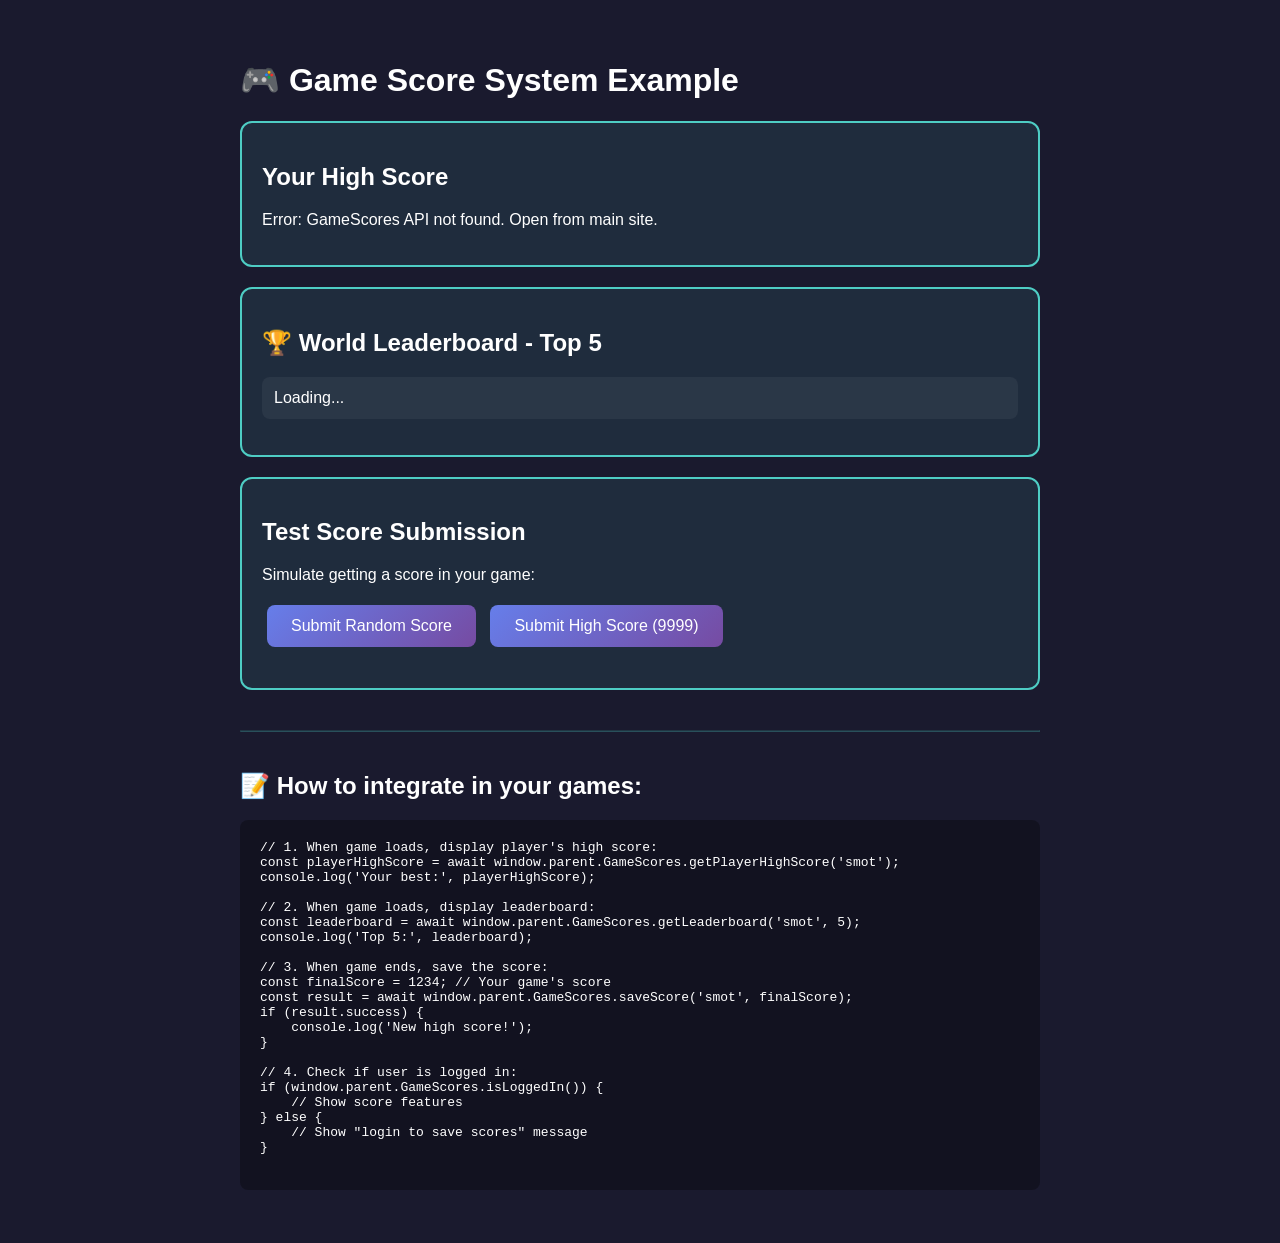
<file: score-example.html>
<!DOCTYPE html>
<html lang="en">
<head>
    <meta charset="UTF-8">
    <meta name="viewport" content="width=device-width, initial-scale=1.0">
    <title>Score System Example</title>
    <style>
        body {
            font-family: Arial, sans-serif;
            background: #1a1a2e;
            color: white;
            padding: 40px;
            max-width: 800px;
            margin: 0 auto;
        }
        .score-box {
            background: rgba(78, 205, 196, 0.1);
            border: 2px solid #4ecdc4;
            border-radius: 12px;
            padding: 20px;
            margin: 20px 0;
        }
        button {
            background: linear-gradient(135deg, #667eea 0%, #764ba2 100%);
            color: white;
            border: none;
            padding: 12px 24px;
            border-radius: 8px;
            cursor: pointer;
            font-size: 16px;
            margin: 5px;
        }
        button:hover {
            transform: translateY(-2px);
        }
        .leaderboard {
            list-style: none;
            padding: 0;
        }
        .leaderboard li {
            background: rgba(255, 255, 255, 0.05);
            padding: 12px;
            margin: 8px 0;
            border-radius: 8px;
            display: flex;
            justify-content: space-between;
        }
        .rank {
            color: #4ecdc4;
            font-weight: bold;
            margin-right: 10px;
        }
    </style>
</head>
<body>
    <h1>🎮 Game Score System Example</h1>
    
    <div class="score-box">
        <h2>Your High Score</h2>
        <p id="playerScore">Loading...</p>
    </div>

    <div class="score-box">
        <h2>🏆 World Leaderboard - Top 5</h2>
        <ul class="leaderboard" id="leaderboard">
            <li>Loading...</li>
        </ul>
    </div>

    <div class="score-box">
        <h2>Test Score Submission</h2>
        <p>Simulate getting a score in your game:</p>
        <button onclick="submitRandomScore()">Submit Random Score</button>
        <button onclick="submitHighScore()">Submit High Score (9999)</button>
        <p id="result"></p>
    </div>

    <script>
        const GAME_ID = 'smot'; // Change this to match your game

        // Load scores when page loads
        async function loadScores() {
            if (!window.parent.GameScores) {
                document.getElementById('playerScore').textContent = 'Error: GameScores API not found. Open from main site.';
                return;
            }

            // Get player's high score
            const playerHighScore = await window.parent.GameScores.getPlayerHighScore(GAME_ID);
            document.getElementById('playerScore').textContent = 
                playerHighScore !== null ? `${playerHighScore} points` : 'No score yet - play to set your first score!';

            // Get leaderboard
            const leaderboard = await window.parent.GameScores.getLeaderboard(GAME_ID, 5);
            const leaderboardEl = document.getElementById('leaderboard');
            
            if (leaderboard.length === 0) {
                leaderboardEl.innerHTML = '<li>No scores yet - be the first!</li>';
            } else {
                leaderboardEl.innerHTML = leaderboard.map((entry, index) => `
                    <li>
                        <span><span class="rank">#${index + 1}</span>${entry.playerName}</span>
                        <strong>${entry.score} pts</strong>
                    </li>
                `).join('');
            }
        }

        // Example: Submit a random score
        async function submitRandomScore() {
            if (!window.parent.GameScores) {
                alert('GameScores API not available');
                return;
            }

            if (!window.parent.GameScores.isLoggedIn()) {
                alert('Please login first!');
                return;
            }

            const score = Math.floor(Math.random() * 1000);
            const result = await window.parent.GameScores.saveScore(GAME_ID, score);
            
            if (result.success) {
                document.getElementById('result').textContent = `✅ New high score saved: ${score}!`;
                document.getElementById('result').style.color = '#4ecdc4';
                loadScores(); // Reload to show updated scores
            } else {
                document.getElementById('result').textContent = `❌ ${result.message || result.error}`;
                document.getElementById('result').style.color = '#ff6b6b';
            }
        }

        // Example: Submit a very high score
        async function submitHighScore() {
            if (!window.parent.GameScores) {
                alert('GameScores API not available');
                return;
            }

            if (!window.parent.GameScores.isLoggedIn()) {
                alert('Please login first!');
                return;
            }

            const score = 9999;
            const result = await window.parent.GameScores.saveScore(GAME_ID, score);
            
            if (result.success) {
                document.getElementById('result').textContent = `✅ New high score saved: ${score}!`;
                document.getElementById('result').style.color = '#4ecdc4';
                loadScores();
            } else {
                document.getElementById('result').textContent = `❌ ${result.message || result.error}`;
                document.getElementById('result').style.color = '#ff6b6b';
            }
        }

        // Load scores on page load
        window.addEventListener('load', loadScores);
    </script>

    <hr style="margin: 40px 0; border-color: rgba(78, 205, 196, 0.3);">
    
    <h2>📝 How to integrate in your games:</h2>
    <pre style="background: rgba(0,0,0,0.3); padding: 20px; border-radius: 8px; overflow-x: auto;">
// 1. When game loads, display player's high score:
const playerHighScore = await window.parent.GameScores.getPlayerHighScore('smot');
console.log('Your best:', playerHighScore);

// 2. When game loads, display leaderboard:
const leaderboard = await window.parent.GameScores.getLeaderboard('smot', 5);
console.log('Top 5:', leaderboard);

// 3. When game ends, save the score:
const finalScore = 1234; // Your game's score
const result = await window.parent.GameScores.saveScore('smot', finalScore);
if (result.success) {
    console.log('New high score!');
}

// 4. Check if user is logged in:
if (window.parent.GameScores.isLoggedIn()) {
    // Show score features
} else {
    // Show "login to save scores" message
}
    </pre>
</body>
</html>
</file>
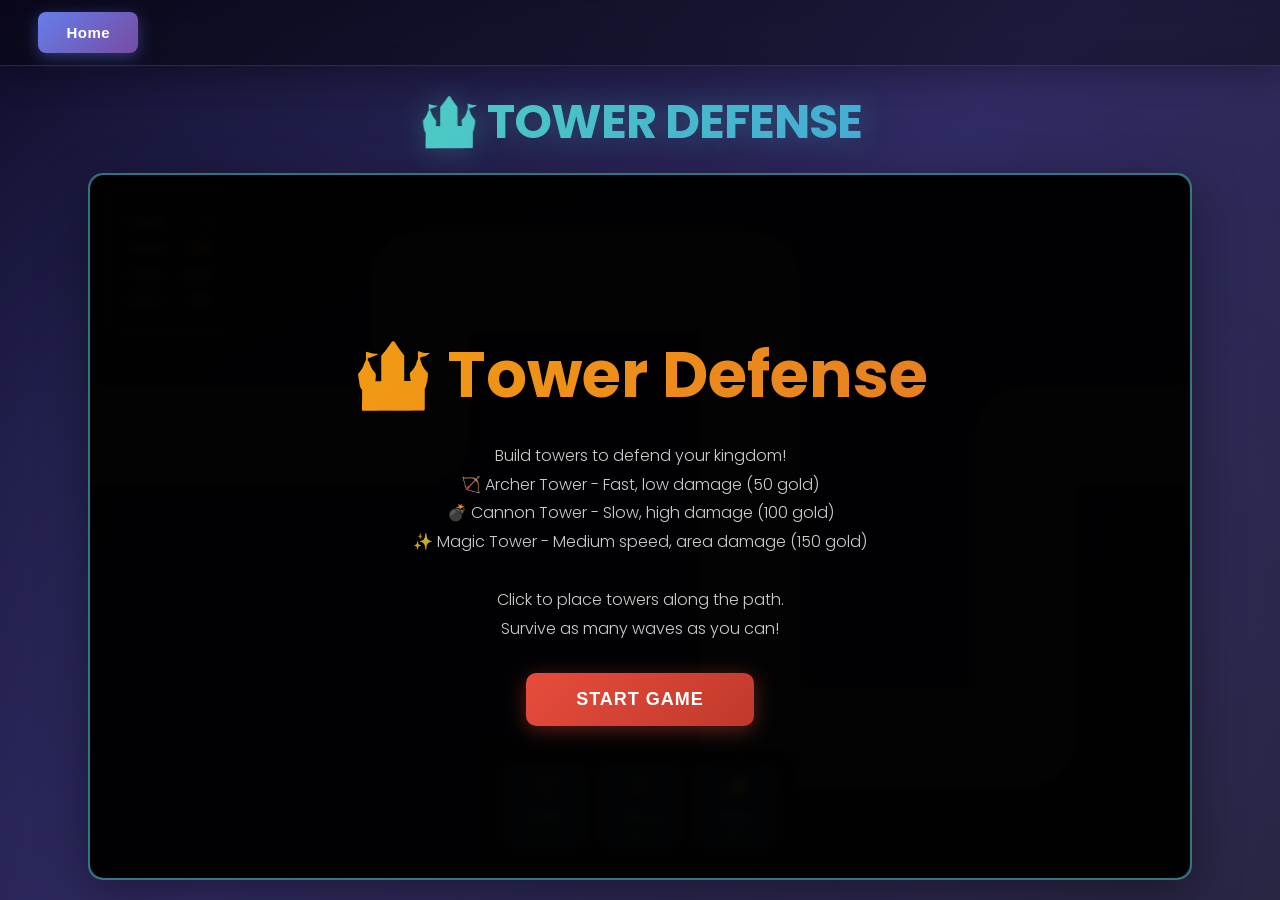
<file: 02 - Tower Defense/TDgame.html>
<!DOCTYPE html>
<html lang="en">
<head>
    <meta charset="UTF-8">
    <meta name="viewport" content="width=device-width, initial-scale=1.0">
    <title>Tower Defense - Protect the Kingdom!</title>
    <link href="https://fonts.googleapis.com/css2?family=Poppins:wght@300;400;600;700&family=Press+Start+2P&display=swap" rel="stylesheet">
    <style>
        * {
            margin: 0;
            padding: 0;
            box-sizing: border-box;
        }

        body {
            display: flex;
            flex-direction: column;
            justify-content: flex-start;
            align-items: center;
            height: 100vh;
            background: linear-gradient(135deg, #0f0c29 0%, #302b63 50%, #24243e 100%);
            font-family: 'Poppins', sans-serif;
            margin: 0;
            padding: 0;
            position: relative;
            overflow: hidden;
        }

        body::before {
            content: '';
            position: fixed;
            top: 0;
            left: 0;
            width: 100%;
            height: 100%;
            background: 
                radial-gradient(circle at 20% 50%, rgba(102, 126, 234, 0.1) 0%, transparent 50%),
                radial-gradient(circle at 80% 80%, rgba(118, 75, 162, 0.1) 0%, transparent 50%);
            pointer-events: none;
            z-index: 1;
        }

        #menuBar {
            width: 100%;
            height: clamp(50px, 8vh, 70px);
            background: rgba(0, 0, 0, 0.4);
            backdrop-filter: blur(10px);
            display: flex;
            align-items: center;
            padding: 0 clamp(15px, 3vw, 40px);
            box-shadow: 0 8px 32px rgba(0, 0, 0, 0.3);
            border-bottom: 1px solid rgba(78, 205, 196, 0.2);
            position: relative;
            z-index: 10;
        }

        #homeButton {
            padding: 12px 28px;
            font-size: 15px;
            font-weight: 600;
            background: linear-gradient(135deg, #667eea 0%, #764ba2 100%);
            color: white;
            border: none;
            border-radius: 8px;
            cursor: pointer;
            transition: all 0.3s cubic-bezier(0.4, 0, 0.2, 1);
            box-shadow: 0 4px 15px rgba(102, 126, 234, 0.4);
            letter-spacing: 0.5px;
        }

        #homeButton:hover {
            transform: translateY(-2px);
            box-shadow: 0 8px 25px rgba(102, 126, 234, 0.6);
        }

        #homeButton:active {
            transform: translateY(0);
        }

        #gameTitle {
            font-size: clamp(28px, 4vw, 48px);
            font-weight: 700;
            background: linear-gradient(135deg, #4ecdc4 0%, #44a8d8 100%);
            -webkit-background-clip: text;
            -webkit-text-fill-color: transparent;
            background-clip: text;
            text-shadow: 0 0 30px rgba(78, 205, 196, 0.3);
            margin: 20px 0 15px 0;
            z-index: 20;
            letter-spacing: -1px;
            position: relative;
        }

        #gameContainer {
            position: relative;
            width: min(95vw, 1400px);
            height: min(calc(95vw * 0.679), 950px);
            max-height: calc(100vh - 180px);
            border: 2px solid rgba(78, 205, 196, 0.5);
            background: rgba(26, 26, 46, 0.6);
            backdrop-filter: blur(10px);
            box-shadow: 0 15px 50px rgba(0, 0, 0, 0.4), inset 0 0 30px rgba(78, 205, 196, 0.1);
            overflow: hidden;
            margin-bottom: 20px;
            border-radius: 15px;
            z-index: 5;
        }

        /* Maintain aspect ratio for smaller screens */
        @media (max-width: 1450px) {
            #gameContainer {
                width: 95vw;
                height: calc(95vw * 0.679); /* Maintains 1400:950 aspect ratio */
            }
        }

        @media (max-height: 1050px) {
            #gameContainer {
                max-height: calc(100vh - 150px);
                width: min(95vw, calc((100vh - 150px) * 1.473));
                height: calc(100vh - 150px);
            }
        }

        canvas {
            display: block;
            width: 100%;
            height: 100%;
        }

        #startScreen {
            position: absolute;
            top: 0;
            left: 0;
            width: 100%;
            height: 100%;
            background: rgba(0, 0, 0, 0.95);
            display: flex;
            justify-content: center;
            align-items: center;
            z-index: 1001;
            backdrop-filter: blur(5px);
            border-radius: 15px;
        }

        .startContent {
            text-align: center;
            color: white;
            padding: 40px;
        }

        .startContent h1 {
            font-size: clamp(32px, 6vw, 64px);
            margin-bottom: 20px;
            background: linear-gradient(135deg, #f39c12 0%, #e67e22 100%);
            -webkit-background-clip: text;
            -webkit-text-fill-color: transparent;
            background-clip: text;
            font-weight: 700;
        }

        .startContent p {
            font-size: clamp(14px, 1.5vw, 16px);
            margin-bottom: 30px;
            color: rgba(255, 255, 255, 0.8);
            font-weight: 300;
            line-height: 1.8;
            max-width: 600px;
        }

        .startContent button {
            padding: 16px 50px;
            font-size: 18px;
            font-weight: 700;
            background: linear-gradient(135deg, #e74c3c 0%, #c0392b 100%);
            color: white;
            border: none;
            border-radius: 10px;
            cursor: pointer;
            transition: all 0.3s cubic-bezier(0.4, 0, 0.2, 1);
            box-shadow: 0 4px 20px rgba(231, 76, 60, 0.4);
            text-transform: uppercase;
            letter-spacing: 1px;
        }

        .startContent button:hover {
            transform: translateY(-3px);
            box-shadow: 0 8px 35px rgba(231, 76, 60, 0.6);
        }

        #gameOverScreen {
            position: absolute;
            top: 0;
            left: 0;
            width: 100%;
            height: 100%;
            background: rgba(0, 0, 0, 0.9);
            display: none;
            justify-content: center;
            align-items: center;
            z-index: 1000;
            backdrop-filter: blur(5px);
            border-radius: 15px;
        }

        .gameOverContent {
            text-align: center;
            color: white;
        }

        .gameOverContent h1 {
            font-size: clamp(32px, 5vw, 60px);
            margin-bottom: 20px;
            color: #e74c3c;
            font-weight: 700;
        }

        .gameOverContent p {
            font-size: clamp(16px, 2vw, 24px);
            margin-bottom: 40px;
            color: rgba(255, 255, 255, 0.8);
            font-weight: 300;
        }

        .gameOverContent button {
            padding: 14px 40px;
            font-size: 16px;
            font-weight: 700;
            background: linear-gradient(135deg, #e74c3c 0%, #c0392b 100%);
            color: white;
            border: none;
            border-radius: 10px;
            cursor: pointer;
            transition: all 0.3s cubic-bezier(0.4, 0, 0.2, 1);
            box-shadow: 0 4px 20px rgba(231, 76, 60, 0.4);
            text-transform: uppercase;
            letter-spacing: 1px;
        }

        .gameOverContent button:hover {
            transform: translateY(-3px);
            box-shadow: 0 8px 35px rgba(231, 76, 60, 0.6);
        }

        #statsPanel {
            position: absolute;
            top: 15px;
            left: 15px;
            background: rgba(26, 26, 46, 0.8);
            backdrop-filter: blur(10px);
            padding: 15px 20px;
            border-radius: 10px;
            border: 2px solid rgba(243, 156, 18, 0.3);
            color: white;
            font-size: 14px;
            z-index: 10;
        }

        .statRow {
            display: flex;
            justify-content: space-between;
            margin: 5px 0;
            gap: 20px;
        }

        .statLabel {
            color: rgba(255, 255, 255, 0.7);
        }

        .statValue {
            font-weight: 700;
            color: #f39c12;
        }

        #towerPanel {
            position: absolute;
            bottom: 15px;
            left: 50%;
            transform: translateX(-50%);
            background: rgba(26, 26, 46, 0.9);
            backdrop-filter: blur(10px);
            padding: 15px 20px;
            border-radius: 10px;
            border: 2px solid rgba(231, 76, 60, 0.3);
            display: flex;
            gap: 15px;
            z-index: 10;
        }

        .towerButton {
            width: 80px;
            height: 80px;
            background: rgba(52, 73, 94, 0.8);
            border: 2px solid rgba(149, 165, 166, 0.5);
            border-radius: 8px;
            cursor: pointer;
            display: flex;
            flex-direction: column;
            align-items: center;
            justify-content: center;
            transition: all 0.2s;
            color: white;
            font-size: 11px;
        }

        .towerButton:hover {
            background: rgba(52, 73, 94, 1);
            border-color: #f39c12;
            transform: translateY(-3px);
        }

        .towerButton.selected {
            background: rgba(243, 156, 18, 0.3);
            border-color: #f39c12;
        }

        .towerButton.disabled {
            opacity: 0.4;
            cursor: not-allowed;
        }

        .towerIcon {
            font-size: 24px;
            margin-bottom: 5px;
        }

        .towerCost {
            color: #2ecc71;
            font-weight: 600;
        }
    </style>
</head>
<body>
    <div id="menuBar">
        <button id="homeButton">Home</button>
    </div>

    <div id="gameTitle">🏰 TOWER DEFENSE</div>

    <div id="gameContainer">
        <canvas id="gameCanvas"></canvas>
        
        <div id="statsPanel">
            <div class="statRow">
                <span class="statLabel">Level:</span>
                <span class="statValue" id="levelDisplay">1</span>
            </div>
            <div class="statRow">
                <span class="statLabel">Wave:</span>
                <span class="statValue" id="waveDisplay">1/5</span>
            </div>
            <div class="statRow">
                <span class="statLabel">Gold:</span>
                <span class="statValue" id="goldDisplay">200</span>
            </div>
            <div class="statRow">
                <span class="statLabel">Lives:</span>
                <span class="statValue" id="livesDisplay">20</span>
            </div>
        </div>

        <div id="towerPanel">
            <div class="towerButton" data-tower="archer">
                <div class="towerIcon">🏹</div>
                <div class="towerName">Archer</div>
                <div class="towerCost">$50</div>
            </div>
            <div class="towerButton" data-tower="cannon">
                <div class="towerIcon">💣</div>
                <div class="towerName">Cannon</div>
                <div class="towerCost">$100</div>
            </div>
            <div class="towerButton" data-tower="magic">
                <div class="towerIcon">✨</div>
                <div class="towerName">Magic</div>
                <div class="towerCost">$150</div>
            </div>
        </div>

        <div id="startScreen">
            <div class="startContent">
                <h1>🏰 Tower Defense</h1>
                <p>
                    Build towers to defend your kingdom!<br>
                    🏹 Archer Tower - Fast, low damage (50 gold)<br>
                    💣 Cannon Tower - Slow, high damage (100 gold)<br>
                    ✨ Magic Tower - Medium speed, area damage (150 gold)<br><br>
                    Click to place towers along the path.<br>
                    Survive as many waves as you can!
                </p>
                <button id="startButton">START GAME</button>
            </div>
        </div>

        <div id="gameOverScreen">
            <div class="gameOverContent">
                <h1>Kingdom Fallen!</h1>
                <p>You reached <span id="finalWave">Level 1 - Wave 1</span></p>
                <button id="restartButton">Play Again</button>
            </div>
        </div>
    </div>

    <script>
        const canvas = document.getElementById('gameCanvas');
        const ctx = canvas.getContext('2d');

        // Set canvas size
        function resizeCanvas() {
            canvas.width = canvas.offsetWidth;
            canvas.height = canvas.offsetHeight;
        }
        resizeCanvas();
        window.addEventListener('resize', resizeCanvas);

        // Home button
        document.getElementById('homeButton').addEventListener('click', () => {
            window.location.href = '../index.html';
        });

        // Game state
        const game = {
            running: false,
            started: false,
            level: 1,
            wave: 1,
            maxWaves: 5,
            gold: 200,
            lives: 20,
            selectedTower: null,
            placementMode: false,
            spawnTimer: 0,
            enemiesToSpawn: 0,
            waveInProgress: false,
            bossSpawned: false,
            gridSize: 50, // Size of each grid cell
            occupiedCells: new Set() // Track occupied grid cells
        };

        // Path waypoints (grid-aligned, percentage of canvas)
        const pathPoints = [
            { x: 0, y: 0.37 },     // Start at left middle
            { x: 0.3, y: 0.37 },   // Move right
            { x: 0.3, y: 0.15 },   // Move up
            { x: 0.6, y: 0.15 },   // Move right
            { x: 0.6, y: 0.8 },    // Move down significantly
            { x: 0.85, y: 0.8 },   // Move right
            { x: 0.85, y: 0.37 },  // Move up
            { x: 1, y: 0.37 }      // Exit to the right
        ];

        let enemies = [];
        let towers = [];
        let projectiles = [];

        // Enemy class
        class Enemy {
            constructor(wave) {
                this.pathIndex = 0;
                this.progress = 0;
                this.x = 0;
                this.y = canvas.height * 0.5;
                this.radius = 12;
                this.speed = 1 + wave * 0.1;
                this.maxHealth = 50 + wave * 10;
                this.health = this.maxHealth;
                this.value = 10 + wave * 2;
                this.color = `hsl(${wave * 10}, 70%, 50%)`;
            }

            update() {
                if (this.pathIndex >= pathPoints.length - 1) {
                    // Reached the end
                    game.lives--;
                    updateDisplay();
                    return true; // Mark for removal
                }

                const current = pathPoints[this.pathIndex];
                const next = pathPoints[this.pathIndex + 1];
                
                const currentX = current.x * canvas.width;
                const currentY = current.y * canvas.height;
                const nextX = next.x * canvas.width;
                const nextY = next.y * canvas.height;

                const dx = nextX - currentX;
                const dy = nextY - currentY;
                const distance = Math.sqrt(dx * dx + dy * dy);

                this.progress += this.speed / distance;

                if (this.progress >= 1) {
                    this.progress = 0;
                    this.pathIndex++;
                }

                this.x = currentX + dx * this.progress;
                this.y = currentY + dy * this.progress;

                return false;
            }

            draw() {
                // Draw enemy
                ctx.fillStyle = this.color;
                ctx.beginPath();
                ctx.arc(this.x, this.y, this.radius, 0, Math.PI * 2);
                ctx.fill();

                // Draw health bar
                const barWidth = this.radius * 2;
                const barHeight = 4;
                const healthPercent = this.health / this.maxHealth;
                
                ctx.fillStyle = '#333';
                ctx.fillRect(this.x - barWidth / 2, this.y - this.radius - 8, barWidth, barHeight);
                
                ctx.fillStyle = healthPercent > 0.5 ? '#2ecc71' : healthPercent > 0.25 ? '#f39c12' : '#e74c3c';
                ctx.fillRect(this.x - barWidth / 2, this.y - this.radius - 8, barWidth * healthPercent, barHeight);
            }

            takeDamage(damage) {
                this.health -= damage;
                return this.health <= 0;
            }
        }

        // Boss enemy class
        class Boss {
            constructor(level) {
                this.pathIndex = 0;
                this.progress = 0;
                this.x = 0;
                this.y = canvas.height * 0.5;
                this.radius = 25;
                this.speed = 0.5 + level * 0.05;
                this.maxHealth = 500 + level * 200;
                this.health = this.maxHealth;
                this.value = 100 + level * 50;
                this.isBoss = true;
                this.color = '#ff0000';
                this.glowColor = '#ff6b6b';
            }

            update() {
                if (this.pathIndex >= pathPoints.length - 1) {
                    // Reached the end - boss takes 5 lives
                    game.lives -= 5;
                    updateDisplay();
                    return true;
                }

                const current = pathPoints[this.pathIndex];
                const next = pathPoints[this.pathIndex + 1];
                
                const currentX = current.x * canvas.width;
                const currentY = current.y * canvas.height;
                const nextX = next.x * canvas.width;
                const nextY = next.y * canvas.height;

                const dx = nextX - currentX;
                const dy = nextY - currentY;
                const distance = Math.sqrt(dx * dx + dy * dy);

                this.progress += this.speed / distance;

                if (this.progress >= 1) {
                    this.progress = 0;
                    this.pathIndex++;
                }

                this.x = currentX + dx * this.progress;
                this.y = currentY + dy * this.progress;

                return false;
            }

            draw() {
                // Draw boss glow
                ctx.shadowBlur = 20;
                ctx.shadowColor = this.glowColor;
                
                // Draw boss body
                ctx.fillStyle = this.color;
                ctx.beginPath();
                ctx.arc(this.x, this.y, this.radius, 0, Math.PI * 2);
                ctx.fill();

                // Draw crown on boss
                ctx.fillStyle = '#ffd700';
                ctx.font = 'bold 20px Arial';
                ctx.textAlign = 'center';
                ctx.textBaseline = 'middle';
                ctx.fillText('👑', this.x, this.y - this.radius - 10);

                ctx.shadowBlur = 0;

                // Draw health bar
                const barWidth = this.radius * 2.5;
                const barHeight = 6;
                const healthPercent = this.health / this.maxHealth;
                
                ctx.fillStyle = '#333';
                ctx.fillRect(this.x - barWidth / 2, this.y - this.radius - 25, barWidth, barHeight);
                
                ctx.fillStyle = healthPercent > 0.5 ? '#2ecc71' : healthPercent > 0.25 ? '#f39c12' : '#e74c3c';
                ctx.fillRect(this.x - barWidth / 2, this.y - this.radius - 25, barWidth * healthPercent, barHeight);

                // Draw "BOSS" label
                ctx.fillStyle = '#fff';
                ctx.font = 'bold 12px Arial';
                ctx.fillText('BOSS', this.x, this.y);
            }

            takeDamage(damage) {
                this.health -= damage;
                return this.health <= 0;
            }
        }

        // Tower class
        class Tower {
            constructor(x, y, type) {
                this.x = x;
                this.y = y;
                this.type = type;
                this.radius = 20;
                this.target = null;
                this.cooldown = 0;

                if (type === 'archer') {
                    this.range = 120;
                    this.damage = 15;
                    this.fireRate = 30; // frames
                    this.color = '#27ae60';
                    this.projectileSpeed = 8;
                } else if (type === 'cannon') {
                    this.range = 150;
                    this.damage = 50;
                    this.fireRate = 90;
                    this.color = '#e74c3c';
                    this.projectileSpeed = 5;
                    this.areaRadius = 30;
                } else if (type === 'magic') {
                    this.range = 100;
                    this.damage = 25;
                    this.fireRate = 45;
                    this.color = '#9b59b6';
                    this.projectileSpeed = 10;
                    this.areaRadius = 40;
                }
            }

            update() {
                if (this.cooldown > 0) {
                    this.cooldown--;
                }

                // Find target
                this.target = null;
                let maxProgress = -1;

                for (const enemy of enemies) {
                    const dx = enemy.x - this.x;
                    const dy = enemy.y - this.y;
                    const distance = Math.sqrt(dx * dx + dy * dy);

                    if (distance <= this.range) {
                        const progress = enemy.pathIndex + enemy.progress;
                        if (progress > maxProgress) {
                            maxProgress = progress;
                            this.target = enemy;
                        }
                    }
                }

                // Shoot at target
                if (this.target && this.cooldown === 0) {
                    this.shoot();
                    this.cooldown = this.fireRate;
                }
            }

            shoot() {
                projectiles.push(new Projectile(this.x, this.y, this.target, this));
            }

            draw() {
                // Draw range (when selected)
                if (game.placementMode && game.selectedTower) {
                    ctx.strokeStyle = 'rgba(255, 255, 255, 0.2)';
                    ctx.lineWidth = 1;
                    ctx.beginPath();
                    ctx.arc(this.x, this.y, this.range, 0, Math.PI * 2);
                    ctx.stroke();
                }

                // Draw tower
                ctx.fillStyle = this.color;
                ctx.beginPath();
                ctx.arc(this.x, this.y, this.radius, 0, Math.PI * 2);
                ctx.fill();

                // Draw tower icon
                ctx.fillStyle = 'white';
                ctx.font = '20px Arial';
                ctx.textAlign = 'center';
                ctx.textBaseline = 'middle';
                if (this.type === 'archer') ctx.fillText('🏹', this.x, this.y);
                else if (this.type === 'cannon') ctx.fillText('💣', this.x, this.y);
                else if (this.type === 'magic') ctx.fillText('✨', this.x, this.y);

                // Draw target line
                if (this.target) {
                    ctx.strokeStyle = 'rgba(255, 255, 255, 0.3)';
                    ctx.lineWidth = 1;
                    ctx.beginPath();
                    ctx.moveTo(this.x, this.y);
                    ctx.lineTo(this.target.x, this.target.y);
                    ctx.stroke();
                }
            }
        }

        // Projectile class
        class Projectile {
            constructor(x, y, target, tower) {
                this.x = x;
                this.y = y;
                this.target = target;
                this.tower = tower;
                this.speed = tower.projectileSpeed;
                this.damage = tower.damage;
                this.radius = tower.type === 'cannon' ? 6 : 4;
                this.color = tower.color;
                this.areaRadius = tower.areaRadius;
            }

            update() {
                if (!this.target || this.target.health <= 0) {
                    return true; // Mark for removal
                }

                const dx = this.target.x - this.x;
                const dy = this.target.y - this.y;
                const distance = Math.sqrt(dx * dx + dy * dy);

                if (distance < this.speed) {
                    // Hit the target
                    if (this.areaRadius) {
                        // Area damage
                        for (const enemy of enemies) {
                            const edx = enemy.x - this.target.x;
                            const edy = enemy.y - this.target.y;
                            const dist = Math.sqrt(edx * edx + edy * edy);
                            if (dist <= this.areaRadius) {
                                if (enemy.takeDamage(this.damage)) {
                                    game.gold += enemy.value;
                                    updateDisplay();
                                }
                            }
                        }
                    } else {
                        // Single target damage
                        if (this.target.takeDamage(this.damage)) {
                            game.gold += this.target.value;
                            updateDisplay();
                        }
                    }
                    return true;
                }

                this.x += (dx / distance) * this.speed;
                this.y += (dy / distance) * this.speed;

                return false;
            }

            draw() {
                ctx.fillStyle = this.color;
                ctx.beginPath();
                ctx.arc(this.x, this.y, this.radius, 0, Math.PI * 2);
                ctx.fill();
            }
        }

        // Draw grid
        function drawGrid() {
            ctx.strokeStyle = 'rgba(78, 205, 196, 0.15)';
            ctx.lineWidth = 1;
            
            // Vertical lines
            for (let x = 0; x <= canvas.width; x += game.gridSize) {
                ctx.beginPath();
                ctx.moveTo(x, 0);
                ctx.lineTo(x, canvas.height);
                ctx.stroke();
            }
            
            // Horizontal lines
            for (let y = 0; y <= canvas.height; y += game.gridSize) {
                ctx.beginPath();
                ctx.moveTo(0, y);
                ctx.lineTo(canvas.width, y);
                ctx.stroke();
            }
        }

        // Draw grid
        function drawGrid() {
            ctx.strokeStyle = 'rgba(78, 205, 196, 0.15)';
            ctx.lineWidth = 1;
            
            // Vertical lines
            for (let x = 0; x <= canvas.width; x += game.gridSize) {
                ctx.beginPath();
                ctx.moveTo(x, 0);
                ctx.lineTo(x, canvas.height);
                ctx.stroke();
            }
            
            // Horizontal lines
            for (let y = 0; y <= canvas.height; y += game.gridSize) {
                ctx.beginPath();
                ctx.moveTo(0, y);
                ctx.lineTo(canvas.width, y);
                ctx.stroke();
            }
        }

        // Draw path
        function drawPath() {
            ctx.strokeStyle = 'rgba(100, 100, 100, 0.5)';
            ctx.lineWidth = 100;
            ctx.lineCap = 'round';
            ctx.lineJoin = 'round';
            ctx.beginPath();
            
            for (let i = 0; i < pathPoints.length; i++) {
                const point = pathPoints[i];
                const x = point.x * canvas.width;
                const y = point.y * canvas.height;
                
                if (i === 0) {
                    ctx.moveTo(x, y);
                } else {
                    ctx.lineTo(x, y);
                }
            }
            
            ctx.stroke();
        }

        // Spawn wave
        function spawnWave() {
            if (game.wave === 5) {
                // Boss wave
                game.enemiesToSpawn = 3; // A few regular enemies before boss
                game.bossSpawned = false;
            } else {
                game.enemiesToSpawn = 5 + game.wave * 2;
            }
            game.waveInProgress = true;
            game.spawnTimer = 0;
        }

        // Update display
        function updateDisplay() {
            document.getElementById('levelDisplay').textContent = game.level;
            document.getElementById('waveDisplay').textContent = game.wave + '/' + game.maxWaves;
            document.getElementById('goldDisplay').textContent = game.gold;
            document.getElementById('livesDisplay').textContent = game.lives;

            // Update tower buttons
            document.querySelectorAll('.towerButton').forEach(btn => {
                const cost = getTowerCost(btn.dataset.tower);
                if (game.gold < cost) {
                    btn.classList.add('disabled');
                } else {
                    btn.classList.remove('disabled');
                }
            });

            if (game.lives <= 0) {
                gameOver();
            }
        }

        // Get tower cost
        function getTowerCost(type) {
            if (type === 'archer') return 50;
            if (type === 'cannon') return 100;
            if (type === 'magic') return 150;
            return 0;
        }

        // Get grid cell key from coordinates
        function getGridKey(x, y) {
            const gridX = Math.floor(x / game.gridSize);
            const gridY = Math.floor(y / game.gridSize);
            return `${gridX},${gridY}`;
        }

        // Get center of grid cell
        function getGridCenter(x, y) {
            const gridX = Math.floor(x / game.gridSize);
            const gridY = Math.floor(y / game.gridSize);
            return {
                x: gridX * game.gridSize + game.gridSize / 2,
                y: gridY * game.gridSize + game.gridSize / 2
            };
        }

        // Check if grid cell is on path
        function isOnPath(x, y, buffer = 30) {
            for (let i = 0; i < pathPoints.length - 1; i++) {
                const p1 = pathPoints[i];
                const p2 = pathPoints[i + 1];
                
                const x1 = p1.x * canvas.width;
                const y1 = p1.y * canvas.height;
                const x2 = p2.x * canvas.width;
                const y2 = p2.y * canvas.height;

                const distance = pointToSegmentDistance(x, y, x1, y1, x2, y2);
                if (distance < buffer) {
                    return true;
                }
            }
            return false;
        }

        function pointToSegmentDistance(px, py, x1, y1, x2, y2) {
            const dx = x2 - x1;
            const dy = y2 - y1;
            const lengthSquared = dx * dx + dy * dy;
            
            if (lengthSquared === 0) {
                return Math.sqrt((px - x1) * (px - x1) + (py - y1) * (py - y1));
            }
            
            let t = ((px - x1) * dx + (py - y1) * dy) / lengthSquared;
            t = Math.max(0, Math.min(1, t));
            
            const projX = x1 + t * dx;
            const projY = y1 + t * dy;
            
            return Math.sqrt((px - projX) * (px - projX) + (py - projY) * (py - projY));
        }

        // Tower placement
        document.querySelectorAll('.towerButton').forEach(btn => {
            btn.addEventListener('click', () => {
                const type = btn.dataset.tower;
                const cost = getTowerCost(type);
                
                if (game.gold >= cost && game.running) {
                    game.selectedTower = type;
                    game.placementMode = true;
                    
                    document.querySelectorAll('.towerButton').forEach(b => b.classList.remove('selected'));
                    btn.classList.add('selected');
                }
            });
        });

        canvas.addEventListener('click', (e) => {
            if (!game.running || !game.placementMode) return;

            const rect = canvas.getBoundingClientRect();
            const clickX = (e.clientX - rect.left) * (canvas.width / rect.width);
            const clickY = (e.clientY - rect.top) * (canvas.height / rect.height);

            // Snap to grid center
            const gridPos = getGridCenter(clickX, clickY);
            const gridKey = getGridKey(clickX, clickY);

            // Check if cell is already occupied
            if (game.occupiedCells.has(gridKey)) {
                return;
            }

            // Check if not on path
            if (!isOnPath(gridPos.x, gridPos.y)) {
                const cost = getTowerCost(game.selectedTower);
                
                if (game.gold >= cost) {
                    towers.push(new Tower(gridPos.x, gridPos.y, game.selectedTower));
                    game.occupiedCells.add(gridKey);
                    game.gold -= cost;
                    updateDisplay();
                    
                    game.placementMode = false;
                    game.selectedTower = null;
                    document.querySelectorAll('.towerButton').forEach(b => b.classList.remove('selected'));
                }
            }
        });

        // Mouse move for placement preview
        let mouseX = 0, mouseY = 0;
        canvas.addEventListener('mousemove', (e) => {
            const rect = canvas.getBoundingClientRect();
            mouseX = (e.clientX - rect.left) * (canvas.width / rect.width);
            mouseY = (e.clientY - rect.top) * (canvas.height / rect.height);
        });

        // Update game
        function update() {
            if (!game.running) return;

            // Spawn enemies
            if (game.waveInProgress) {
                game.spawnTimer++;
                if (game.spawnTimer >= 60 && game.enemiesToSpawn > 0) {
                    enemies.push(new Enemy(game.wave));
                    game.enemiesToSpawn--;
                    game.spawnTimer = 0;
                }

                // Spawn boss after regular enemies on wave 5
                if (game.wave === 5 && game.enemiesToSpawn === 0 && !game.bossSpawned) {
                    setTimeout(() => {
                        enemies.push(new Boss(game.level));
                        game.bossSpawned = true;
                    }, 2000);
                }

                if (game.enemiesToSpawn === 0 && enemies.length === 0 && (game.wave !== 5 || game.bossSpawned)) {
                    game.waveInProgress = false;
                    
                    if (game.wave === 5) {
                        // Level complete!
                        game.level++;
                        game.wave = 1;
                        game.gold += 150; // Level bonus
                        alert(`Level ${game.level - 1} Complete! +150 Gold Bonus!`);
                    } else {
                        game.wave++;
                        game.gold += 50; // Wave bonus
                    }
                    
                    updateDisplay();
                    setTimeout(() => spawnWave(), 3000);
                }
            }

            // Update enemies
            for (let i = enemies.length - 1; i >= 0; i--) {
                if (enemies[i].update() || enemies[i].health <= 0) {
                    enemies.splice(i, 1);
                }
            }

            // Update towers
            for (const tower of towers) {
                tower.update();
            }

            // Update projectiles
            for (let i = projectiles.length - 1; i >= 0; i--) {
                if (projectiles[i].update()) {
                    projectiles.splice(i, 1);
                }
            }
        }

        // Draw game
        function draw() {
            ctx.clearRect(0, 0, canvas.width, canvas.height);

            drawGrid();
            drawPath();

            for (const tower of towers) {
                tower.draw();
            }

            for (const enemy of enemies) {
                enemy.draw();
            }

            for (const projectile of projectiles) {
                projectile.draw();
            }

            // Draw placement preview
            if (game.placementMode && game.selectedTower) {
                canvas.style.cursor = 'crosshair';
                
                const gridPos = getGridCenter(mouseX, mouseY);
                const gridKey = getGridKey(mouseX, mouseY);
                const onPath = isOnPath(gridPos.x, gridPos.y);
                const occupied = game.occupiedCells.has(gridKey);
                const canPlace = !onPath && !occupied;
                
                // Highlight grid cell
                ctx.fillStyle = canPlace ? 'rgba(46, 204, 113, 0.3)' : 'rgba(231, 76, 60, 0.3)';
                const gridX = Math.floor(mouseX / game.gridSize) * game.gridSize;
                const gridY = Math.floor(mouseY / game.gridSize) * game.gridSize;
                ctx.fillRect(gridX, gridY, game.gridSize, game.gridSize);
                
                // Draw preview tower
                if (canPlace) {
                    ctx.globalAlpha = 0.6;
                    let previewColor;
                    if (game.selectedTower === 'archer') previewColor = '#27ae60';
                    else if (game.selectedTower === 'cannon') previewColor = '#e74c3c';
                    else if (game.selectedTower === 'magic') previewColor = '#9b59b6';
                    
                    ctx.fillStyle = previewColor;
                    ctx.beginPath();
                    ctx.arc(gridPos.x, gridPos.y, 20, 0, Math.PI * 2);
                    ctx.fill();
                    ctx.globalAlpha = 1;
                }
            } else {
                canvas.style.cursor = 'default';
            }
        }

        // Game loop
        function gameLoop() {
            update();
            draw();
            requestAnimationFrame(gameLoop);
        }

        // Start game
        document.getElementById('startButton').addEventListener('click', () => {
            document.getElementById('startScreen').style.display = 'none';
            game.running = true;
            game.started = true;
            spawnWave();
        });

        // Restart game
        document.getElementById('restartButton').addEventListener('click', () => {
            location.reload();
        });

        // Game over
        function gameOver() {
            game.running = false;
            document.getElementById('finalWave').textContent = `Level ${game.level} - Wave ${game.wave}`;
            document.getElementById('gameOverScreen').style.display = 'flex';
        }

        gameLoop();
    </script>
</body>
</html>
</file>
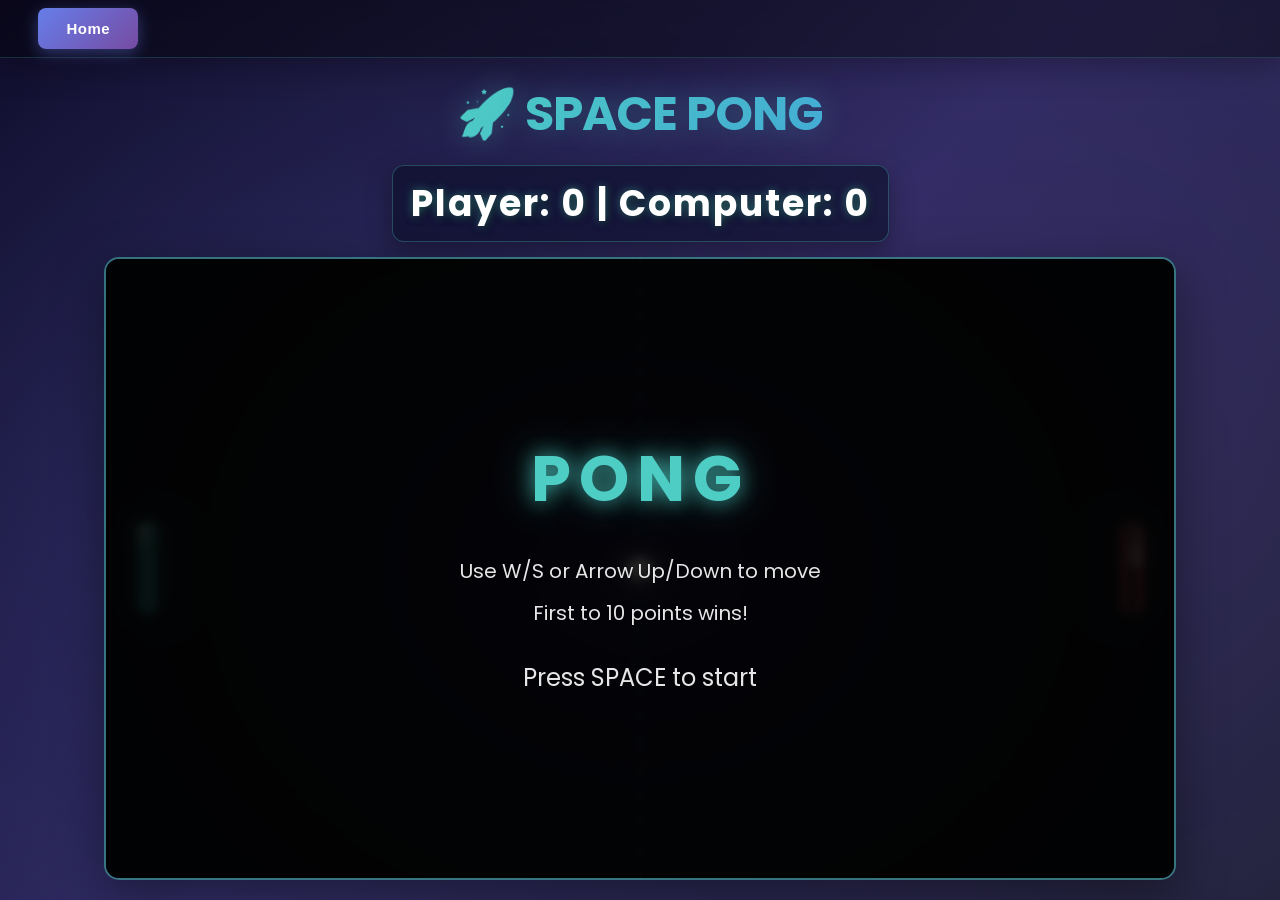
<file: 03 - Space Pong/spacepong.html>
<!DOCTYPE html>
<html lang="en">
<head>
    <meta charset="UTF-8">
    <meta name="viewport" content="width=device-width, initial-scale=1.0">
    <title>Space Pong</title>
    <link href="https://fonts.googleapis.com/css2?family=Poppins:wght@300;400;600;700&family=Space+Mono:wght@400;700&display=swap" rel="stylesheet">
    <style>
        * {
            margin: 0;
            padding: 0;
            box-sizing: border-box;
        }

        body {
            display: flex;
            flex-direction: column;
            justify-content: flex-start;
            align-items: center;
            height: 100vh;
            background: linear-gradient(135deg, #0f0c29 0%, #302b63 50%, #24243e 100%);
            font-family: 'Poppins', sans-serif;
            margin: 0;
            padding: 0;
            position: relative;
            overflow: hidden;
        }

        body::before {
            content: '';
            position: fixed;
            top: 0;
            left: 0;
            width: 100%;
            height: 100%;
            background: 
                radial-gradient(circle at 20% 50%, rgba(102, 126, 234, 0.1) 0%, transparent 50%),
                radial-gradient(circle at 80% 50%, rgba(118, 75, 162, 0.1) 0%, transparent 50%);
            pointer-events: none;
            z-index: 0;
        }

        body::after {
            content: '';
            position: fixed;
            top: 0;
            left: 0;
            width: 100%;
            height: 100%;
            background: repeating-linear-gradient(
                180deg,
                rgba(255, 255, 255, 0.02) 0px,
                rgba(255, 255, 255, 0.02) 1px,
                transparent 2px,
                transparent 6px
            );
            mix-blend-mode: soft-light;
            opacity: 0.25;
            pointer-events: none;
            z-index: 0;
        }

        #menuBar {
            width: 100%;
            height: clamp(50px, 8vh, 70px);
            background: rgba(0, 0, 0, 0.4);
            backdrop-filter: blur(10px);
            display: flex;
            align-items: center;
            padding: 0 clamp(15px, 3vw, 40px);
            box-shadow: 0 8px 32px rgba(0, 0, 0, 0.3);
            border-bottom: 1px solid rgba(78, 205, 196, 0.2);
            position: relative;
            z-index: 10;
        }

        #homeButton {
            padding: 12px 28px;
            font-size: 15px;
            font-weight: 600;
            background: linear-gradient(135deg, #667eea 0%, #764ba2 100%);
            color: white;
            border: none;
            border-radius: 8px;
            cursor: pointer;
            transition: all 0.3s cubic-bezier(0.4, 0, 0.2, 1);
            box-shadow: 0 4px 15px rgba(102, 126, 234, 0.4);
            letter-spacing: 0.5px;
        }

        #homeButton:hover {
            transform: translateY(-2px);
            box-shadow: 0 8px 25px rgba(102, 126, 234, 0.6);
        }

        #homeButton:active {
            transform: translateY(0);
        }

        #gameTitle {
            font-size: clamp(28px, 4vw, 48px);
            font-weight: 700;
            background: linear-gradient(135deg, #4ecdc4 0%, #44a8d8 100%);
            -webkit-background-clip: text;
            -webkit-text-fill-color: transparent;
            background-clip: text;
            text-shadow: 0 0 30px rgba(78, 205, 196, 0.3);
            margin: 20px 0 15px 0;
            z-index: 20;
            letter-spacing: -1px;
            position: relative;
        }

        #gameContainer {
            position: relative;
            width: min(95vw, 1000px);
            height: min(calc(95vw * 0.7), 700px);
            max-height: calc(100vh - 180px);
            border: 2px solid rgba(78, 205, 196, 0.5);
            background: rgba(26, 26, 46, 0.6);
            backdrop-filter: blur(10px);
            box-shadow: 0 15px 50px rgba(0, 0, 0, 0.4), inset 0 0 30px rgba(78, 205, 196, 0.1);
            overflow: hidden;
            margin-bottom: 20px;
            border-radius: 15px;
            z-index: 5;
        }

        @media (max-width: 1100px) {
            #gameContainer {
                width: 95vw;
                height: calc(95vw * 0.7);
            }
        }

        @media (max-height: 900px) {
            #gameContainer {
                max-height: calc(100vh - 150px);
                width: min(95vw, calc((100vh - 150px) * 1.429));
                height: calc(100vh - 150px);
            }
        }

        canvas {
            display: block;
            width: 100%;
            height: 100%;
        }

        #score {
            color: white;
            font-size: 36px;
            font-weight: bold;
            margin-bottom: 15px;
            text-shadow: 
                0 0 10px rgba(78, 205, 196, 0.5),
                2px 2px 8px rgba(0, 0, 0, 0.8);
            letter-spacing: 2px;
            z-index: 1;
            position: relative;
            padding: 10px 18px;
            background: rgba(10, 14, 39, 0.6);
            border: 1px solid rgba(78, 205, 196, 0.3);
            border-radius: 12px;
            backdrop-filter: blur(6px);
            box-shadow: 0 8px 24px rgba(0, 0, 0, 0.35);
        }

        #combo {
            color: #ffeb3b;
            font-size: 22px;
            font-weight: bold;
            margin-bottom: 12px;
            text-shadow: 
                0 0 15px rgba(255, 235, 59, 0.6),
                2px 2px 8px rgba(0, 0, 0, 0.8);
            transition: all 0.3s;
            z-index: 1;
            position: relative;
            padding: 6px 14px;
            background: rgba(10, 14, 39, 0.5);
            border: 1px solid rgba(255, 235, 59, 0.3);
            border-radius: 10px;
            backdrop-filter: blur(6px);
            box-shadow: 0 6px 18px rgba(0, 0, 0, 0.3);
        }

        #startScreen {
            position: absolute;
            top: 0;
            left: 0;
            width: 100%;
            height: 100%;
            background: rgba(0, 0, 0, 0.85);
            backdrop-filter: blur(5px);
            display: flex;
            flex-direction: column;
            justify-content: center;
            align-items: center;
            z-index: 1000;
            color: white;
            text-align: center;
        }

        #startScreen h1 {
            font-size: 64px;
            margin-bottom: 30px;
            color: #4ecdc4;
            text-shadow: 
                0 0 20px rgba(78, 205, 196, 0.8),
                0 0 40px rgba(78, 205, 196, 0.4);
            letter-spacing: 8px;
            animation: floatTitle 4s ease-in-out infinite;
        }

        #startScreen p {
            font-size: 20px;
            margin-bottom: 12px;
            opacity: 0.9;
            text-shadow: 0 2px 4px rgba(0, 0, 0, 0.5);
        }

        #gameOverScreen {
            position: fixed;
            top: 0;
            left: 0;
            width: 100%;
            height: 100%;
            background: rgba(0, 0, 0, 0.95);
            backdrop-filter: blur(8px);
            display: none;
            flex-direction: column;
            justify-content: center;
            align-items: center;
            z-index: 2000;
            color: white;
            text-align: center;
            animation: fadeInGameOver 0.5s ease-out;
        }

        #gameOverScreen.show {
            display: flex;
        }

        @keyframes fadeInGameOver {
            from {
                opacity: 0;
                backdrop-filter: blur(0px);
            }
            to {
                opacity: 1;
                backdrop-filter: blur(8px);
            }
        }

        .gameOverContent {
            animation: popIn 0.6s cubic-bezier(0.34, 1.56, 0.64, 1);
        }

        @keyframes popIn {
            0% {
                opacity: 0;
                transform: scale(0.3);
            }
            100% {
                opacity: 1;
                transform: scale(1);
            }
        }

        #gameOverScreen h1 {
            font-size: 120px;
            margin-bottom: 30px;
            font-weight: 900;
            letter-spacing: 4px;
            text-shadow: 
                0 0 30px rgba(78, 205, 196, 0.8),
                0 0 60px rgba(78, 205, 196, 0.4),
                0 10px 40px rgba(0, 0, 0, 0.8);
            animation: glitchTitle 0.5s ease-out;
        }

        #gameOverScreen.winner h1 {
            color: #4ecdc4;
        }

        #gameOverScreen.loser h1 {
            color: #ff6b6b;
            text-shadow: 
                0 0 30px rgba(255, 107, 107, 0.8),
                0 0 60px rgba(255, 107, 107, 0.4),
                0 10px 40px rgba(0, 0, 0, 0.8);
        }

        @keyframes glitchTitle {
            0% {
                text-shadow: 
                    -4px 0 #4ecdc4,
                    4px 0 #ff6b6b,
                    0 0 30px rgba(78, 205, 196, 0.8);
                transform: translateX(-5px);
            }
            50% {
                text-shadow: 
                    4px 0 #4ecdc4,
                    -4px 0 #ff6b6b,
                    0 0 30px rgba(78, 205, 196, 0.8);
                transform: translateX(5px);
            }
            100% {
                text-shadow: 
                    0 0 30px rgba(78, 205, 196, 0.8),
                    0 0 60px rgba(78, 205, 196, 0.4),
                    0 10px 40px rgba(0, 0, 0, 0.8);
                transform: translateX(0);
            }
        }

        .scoreBoard {
            font-size: 48px;
            margin: 40px 0;
            font-weight: bold;
            color: #4ecdc4;
            text-shadow: 0 0 20px rgba(78, 205, 196, 0.6);
            padding: 30px;
            background: rgba(10, 14, 39, 0.8);
            border: 2px solid rgba(78, 205, 196, 0.5);
            border-radius: 15px;
            backdrop-filter: blur(6px);
            box-shadow: 0 0 40px rgba(78, 205, 196, 0.3);
        }

        #gameOverScreen p {
            font-size: 28px;
            margin: 20px 0;
            opacity: 0.9;
            text-shadow: 0 2px 8px rgba(0, 0, 0, 0.8);
            letter-spacing: 1px;
        }

        .restartPrompt {
            font-size: 26px;
            margin-top: 50px;
            color: #ffeb3b;
            animation: pulse 1.5s ease-in-out infinite;
            text-shadow: 0 0 20px rgba(255, 235, 59, 0.6);
        }

        @keyframes pulse {
            0%, 100% {
                opacity: 0.7;
                transform: scale(1);
            }
            50% {
                opacity: 1;
                transform: scale(1.05);
            }
        }



        @keyframes glowPulse {
            0%, 100% { opacity: 0.6; }
            50% { opacity: 0.95; }
        }

        @keyframes floatTitle {
            0%, 100% { transform: translateY(0px); }
            50% { transform: translateY(-6px); }
        }

        .hidden {
            display: none !important;
            pointer-events: none !important;
        }

        #startScreen:not(.hidden) {
            pointer-events: auto;
        }

        #startScreen.hidden {
            pointer-events: none;
        }
    </style>
</head>
<body>
    <div id="menuBar">
        <button id="homeButton" onclick="window.location.href='../index.html'">Home</button>
    </div>

    <div id="gameTitle">🚀 SPACE PONG</div>

    <div id="score">Player: <span id="playerScore">0</span> | Computer: <span id="computerScore">0</span></div>
    <div id="gameContainer">
        <canvas id="gameCanvas" width="1000" height="700"></canvas>
        <div id="startScreen">
            <h1>PONG</h1>
            <p>Use W/S or Arrow Up/Down to move</p>
            <p>First to 10 points wins!</p>
            <p style="margin-top: 20px; font-size: 24px;">Press SPACE to start</p>
        </div>
    </div>
    <div id="gameOverScreen">
        <div class="gameOverContent">
            <h1 id="gameOverTitle">You Win!</h1>
            <div class="scoreBoard">
                <span id="gameOverPlayerScore">0</span> - <span id="gameOverComputerScore">0</span>
            </div>
            <p class="restartPrompt">Press SPACE to play again</p>
        </div>
    </div>

    <script>
        const canvas = document.getElementById('gameCanvas');
        const ctx = canvas.getContext('2d');
        const startScreen = document.getElementById('startScreen');

        // Game state
        const game = {
            isRunning: false,
            playerScore: 0,
            computerScore: 0,
            maxScore: 10,
            screenShake: 0,
            particles: [],
            powerUps: [],
            effects: [],
            time: 0,
            pausedAfterScore: false,
            pauseTimer: 0,
            pauseDuration: 90, // frames (1.5 seconds at 60fps)
            powerUpTimerId: null,
            activeTimeouts: [],
            lastScorer: null
        };

        // Paddle properties
        const paddleWidth = 18;
        const paddleHeight = 100;
        const paddleSpeed = 8;
        const paddleAcceleration = 1.5;
        const paddleDrag = 0.85;

        // Player paddle (left side)
        const player = {
            x: 30,
            y: canvas.height / 2 - paddleHeight / 2,
            width: paddleWidth,
            height: paddleHeight,
            vy: 0,
            targetVy: 0
        };

        // Computer paddle (right side)
        const computer = {
            x: canvas.width - 30 - paddleWidth,
            y: canvas.height / 2 - paddleHeight / 2,
            width: paddleWidth,
            height: paddleHeight,
            vy: 0,
            aiSpeed: 5
        };

        const defaultBallSpeed = 5;
        const defaultBallMaxSpeed = 12;

        // Ball properties
        const ball = {
            x: canvas.width / 2,
            y: canvas.height / 2,
            radius: 12,
            speed: defaultBallSpeed,
            dx: 5,
            dy: 3,
            maxSpeed: defaultBallMaxSpeed,
            trail: [],
            color: '#fff',
            onFire: false,
            speedBoost: false,
            effectMultiplier: 1
        };

        // Background ambient particles
        const backgroundParticles = [];
        function generateBackgroundParticles() {
            backgroundParticles.length = 0;
            const particleCount = 120;
            for (let i = 0; i < particleCount; i++) {
                backgroundParticles.push({
                    x: Math.random() * canvas.width,
                    y: Math.random() * canvas.height,
                    baseRadius: Math.random() * 0.7 + 0.2,
                    brightness: 0,
                    targetBrightness: 0,
                    fadeSpeed: 0.02
                });
            }
        }

        // Keyboard controls
        const keys = {};
        let audioCtx = null;

        document.addEventListener('keydown', (e) => {
            keys[e.key.toLowerCase()] = true;
            initAudio();
            
            // Start game with space
            if (e.code === 'Space' && !game.isRunning) {
                startGame();
            }
        });

        document.addEventListener('keyup', (e) => {
            keys[e.key.toLowerCase()] = false;
        });

        function initAudio() {
            if (!audioCtx) {
                const AudioContext = window.AudioContext || window.webkitAudioContext;
                if (!AudioContext) return;
                audioCtx = new AudioContext();
            }
            if (audioCtx.state === 'suspended') {
                audioCtx.resume();
            }
        }

        function playSound(type) {
            if (!audioCtx) return;

            const now = audioCtx.currentTime;
            const osc = audioCtx.createOscillator();
            const gain = audioCtx.createGain();

            let freq = 300;
            let duration = 0.08;
            let wave = 'sine';

            switch (type) {
                case 'paddle':
                    freq = 240;
                    duration = 0.06;
                    wave = 'square';
                    break;
                case 'wall':
                    freq = 360;
                    duration = 0.05;
                    wave = 'triangle';
                    break;
                case 'score':
                    freq = 160;
                    duration = 0.18;
                    wave = 'sawtooth';
                    break;
                case 'powerup':
                    freq = 600;
                    duration = 0.12;
                    wave = 'sine';
                    break;
                case 'win':
                    freq = 520;
                    duration = 0.25;
                    wave = 'triangle';
                    break;
                case 'lose':
                    freq = 180;
                    duration = 0.25;
                    wave = 'triangle';
                    break;
            }

            osc.type = wave;
            osc.frequency.setValueAtTime(freq, now);

            gain.gain.setValueAtTime(0, now);
            gain.gain.linearRampToValueAtTime(0.25, now + 0.01);
            gain.gain.exponentialRampToValueAtTime(0.0001, now + duration);

            osc.connect(gain);
            gain.connect(audioCtx.destination);

            osc.start(now);
            osc.stop(now + duration + 0.02);
        }

        // Particle class for visual effects
        class Particle {
            constructor(x, y, color) {
                this.x = x;
                this.y = y;
                this.vx = (Math.random() - 0.5) * 8;
                this.vy = (Math.random() - 0.5) * 8;
                this.life = 1;
                this.color = color;
                this.size = Math.random() * 3 + 2;
            }

            update() {
                this.x += this.vx;
                this.y += this.vy;
                this.vy += 0.2;
                this.life -= 0.02;
            }

            draw() {
                ctx.globalAlpha = this.life;
                ctx.fillStyle = this.color;
                ctx.beginPath();
                ctx.arc(this.x, this.y, this.size, 0, Math.PI * 2);
                ctx.fill();
                ctx.globalAlpha = 1;
            }
        }

        // PowerUp class
        class PowerUp {
            constructor(type) {
                this.x = Math.random() * (canvas.width - 100) + 50;
                this.y = Math.random() * (canvas.height - 100) + 50;
                this.radius = 15;
                this.type = type; // 'speed', 'size', 'fire', 'reverse'
                this.scale = 1;
                this.pulse = 0;
            }

            update() {
                this.pulse += 0.1;
                // Breathing scale effect (no rotation)
                this.scale = Math.sin(this.pulse) * 0.3 + 1;
            }

            draw() {
                ctx.save();
                ctx.translate(this.x, this.y);
                ctx.scale(this.scale, this.scale);
                
                // Glow
                ctx.shadowBlur = 20;
                ctx.shadowColor = this.getColor();
                
                const boxSize = this.radius * 2;
                const corner = 5;

                // Glassmorphism base gradient
                const glassGrad = ctx.createLinearGradient(-this.radius, -this.radius, this.radius, this.radius);
                glassGrad.addColorStop(0, 'rgba(255, 255, 255, 0.18)');
                glassGrad.addColorStop(0.5, 'rgba(255, 255, 255, 0.06)');
                glassGrad.addColorStop(1, 'rgba(0, 0, 0, 0.1)');
                ctx.fillStyle = glassGrad;
                roundRect(ctx, -this.radius, -this.radius, boxSize, boxSize, corner);
                ctx.fill();

                // Dimmed color overlay with gradient
                const color = this.getColor();
                const tintGrad = ctx.createLinearGradient(-this.radius, -this.radius, this.radius, this.radius);
                tintGrad.addColorStop(0, 'rgba(255, 255, 255, 0.05)');
                tintGrad.addColorStop(1, color);
                ctx.fillStyle = tintGrad;
                ctx.globalAlpha = 0.35;
                roundRect(ctx, -this.radius, -this.radius, boxSize, boxSize, corner);
                ctx.fill();
                ctx.globalAlpha = 1;

                // Border (rounded)
                ctx.shadowBlur = 0;
                ctx.strokeStyle = 'rgba(255, 255, 255, 0.15)';
                ctx.lineWidth = 2;
                roundRect(ctx, -this.radius, -this.radius, boxSize, boxSize, corner);
                ctx.stroke();
                
                // Draw icon based on type
                ctx.fillStyle = '#000';
                ctx.font = 'bold 18px Arial';
                ctx.textAlign = 'center';
                ctx.textBaseline = 'middle';
                
                switch(this.type) {
                    case 'speed':
                        ctx.fillText('⚡', 0, 0);
                        break;
                    case 'size':
                        // Draw Plus icon
                        ctx.strokeStyle = '#000';
                        ctx.lineWidth = 3;
                        ctx.beginPath();
                        ctx.moveTo(-6, 0);
                        ctx.lineTo(6, 0);
                        ctx.stroke();
                        ctx.beginPath();
                        ctx.moveTo(0, -6);
                        ctx.lineTo(0, 6);
                        ctx.stroke();
                        break;
                    case 'fire':
                        ctx.fillText('🔥', 0, 0);
                        break;
                    case 'reverse':
                        // Draw two circling arrows
                        ctx.strokeStyle = '#000';
                        ctx.lineWidth = 2;
                        ctx.beginPath();
                        ctx.arc(0, 0, 6, 0, Math.PI * 1.5);
                        ctx.stroke();
                        // Arrow head 1
                        ctx.beginPath();
                        ctx.moveTo(6, 0);
                        ctx.lineTo(4, -2);
                        ctx.lineTo(5, 1);
                        ctx.closePath();
                        ctx.fill();
                        // Second arc
                        ctx.beginPath();
                        ctx.arc(0, 0, 6, Math.PI, Math.PI * 0.5, true);
                        ctx.stroke();
                        // Arrow head 2
                        ctx.beginPath();
                        ctx.moveTo(-6, 0);
                        ctx.lineTo(-4, 2);
                        ctx.lineTo(-5, -1);
                        ctx.closePath();
                        ctx.fill();
                        break;
                }
                
                ctx.restore();
            }

            getColor() {
                switch(this.type) {
                    case 'speed': return '#00bcd4';
                    case 'size': return '#4caf50';
                    case 'fire': return '#ff9800';
                    case 'reverse': return '#9c27b0';
                    default: return '#fff';
                }
            }

            checkCollision(obj) {
                const dx = this.x - obj.x;
                const dy = this.y - obj.y;
                return Math.sqrt(dx * dx + dy * dy) < this.radius + obj.radius;
            }
        }

        function startGame() {
            resetGameState();
            startScreen.classList.add('hidden');
            document.getElementById('gameOverScreen').classList.remove('show');
            generateBackgroundParticles();
            game.isRunning = true;
            spawnPowerUp();
        }

        function resetGameState() {
            // Clear timers
            if (game.powerUpTimerId) {
                clearTimeout(game.powerUpTimerId);
                game.powerUpTimerId = null;
            }
            if (game.activeTimeouts.length) {
                game.activeTimeouts.forEach(id => clearTimeout(id));
                game.activeTimeouts = [];
            }

            // Reset core state
            game.isRunning = false;
            game.playerScore = 0;
            game.computerScore = 0;
            game.screenShake = 0;
            game.particles = [];
            game.powerUps = [];
            game.effects = [];
            game.time = 0;
            game.pausedAfterScore = false;
            game.pauseTimer = 0;

            // Reset UI
            document.getElementById('playerScore').textContent = 0;
            document.getElementById('computerScore').textContent = 0;
            document.getElementById('gameOverScreen').classList.remove('show');

            // Reset paddles
            player.y = canvas.height / 2 - paddleHeight / 2;
            player.vy = 0;
            player.targetVy = 0;
            player.height = paddleHeight;

            computer.y = canvas.height / 2 - paddleHeight / 2;
            computer.vy = 0;
            computer.height = paddleHeight;

            // Reset ball
            ball.speed = defaultBallSpeed;
            ball.maxSpeed = defaultBallMaxSpeed;
            resetBall();
        }

        function resetBall(targetSide = null) {
            ball.x = canvas.width / 2;
            ball.y = canvas.height / 2;
            ball.trail = [];
            ball.onFire = false;
            ball.speedBoost = false;
            ball.color = '#fff';
            ball.effectMultiplier = 1;

            if (targetSide) {
                const targetX = targetSide === 'player'
                    ? player.x + player.width
                    : computer.x;
                const targetY = targetSide === 'player'
                    ? player.y + player.height / 2
                    : computer.y + computer.height / 2;
                const baseAngle = Math.atan2(targetY - ball.y, targetX - ball.x);
                const angleJitter = (Math.random() * 2 - 1) * (Math.PI / 12); // +/- 15 degrees
                const angle = baseAngle + angleJitter;
                ball.dx = Math.cos(angle) * ball.speed;
                ball.dy = Math.sin(angle) * ball.speed;
            } else {
                // Random direction
                const angle = (Math.random() * Math.PI / 2) - Math.PI / 4;
                const direction = Math.random() > 0.5 ? 1 : -1;
                ball.dx = Math.cos(angle) * ball.speed * direction;
                ball.dy = Math.sin(angle) * ball.speed;
            }
        }

        function centerPaddles() {
            player.y = canvas.height / 2 - player.height / 2;
            player.vy = 0;
            player.targetVy = 0;
            computer.y = canvas.height / 2 - computer.height / 2;
            computer.vy = 0;
        }

        function spawnPowerUp() {
            if (!game.isRunning) return;
            
            const types = ['speed', 'size', 'fire', 'reverse'];
            const type = types[Math.floor(Math.random() * types.length)];
            game.powerUps.push(new PowerUp(type));
            
            // Spawn next power-up
            game.powerUpTimerId = setTimeout(spawnPowerUp, 8000 + Math.random() * 7000);
        }

        function registerTimeout(callback, delay) {
            const id = setTimeout(callback, delay);
            game.activeTimeouts.push(id);
            return id;
        }

        function createParticles(x, y, color, count = 15) {
            for (let i = 0; i < count; i++) {
                game.particles.push(new Particle(x, y, color));
            }
        }

        function screenShake(intensity = 5) {
            game.screenShake = intensity;
        }

        function updatePlayer() {
            // Player movement with acceleration
            player.targetVy = 0;
            if (keys['w'] || keys['arrowup']) {
                player.targetVy = -paddleSpeed;
            }
            if (keys['s'] || keys['arrowdown']) {
                player.targetVy = paddleSpeed;
            }

            // Apply acceleration toward target velocity
            if (player.targetVy !== 0) {
                player.vy += (player.targetVy - player.vy) * 0.3;
            } else {
                // Apply drag when no input
                player.vy *= paddleDrag;
            }

            // Apply velocity
            player.y += player.vy;

            // Keep player in bounds
            if (player.y < 0) {
                player.y = 0;
                player.vy = 0;
            }
            if (player.y + player.height > canvas.height) {
                player.y = canvas.height - player.height;
                player.vy = 0;
            }
        }

        function updateComputer() {
            // Simple AI - follow the ball with velocity
            const paddleCenter = computer.y + computer.height / 2;
            const targetVy = (ball.y - paddleCenter) * 0.15;
            
            computer.vy += (targetVy - computer.vy) * 0.2;
            computer.vy = Math.max(-computer.aiSpeed, Math.min(computer.aiSpeed, computer.vy));
            
            computer.y += computer.vy;

            // Keep computer in bounds
            if (computer.y < 0) {
                computer.y = 0;
                computer.vy = 0;
            }
            if (computer.y + computer.height > canvas.height) {
                computer.y = canvas.height - computer.height;
                computer.vy = 0;
            }
        }

        function updateBall() {
            // Add to trail
            ball.trail.push({x: ball.x, y: ball.y});
            if (ball.trail.length > 10) ball.trail.shift();

            // Move ball
            ball.x += ball.dx;
            ball.y += ball.dy;

            // Fire effect particles
            if (ball.onFire && Math.random() > 0.5) {
                createParticles(ball.x, ball.y, '#ff9800', 2);
            }

            // Top and bottom collision
            if (ball.y - ball.radius < 0 || ball.y + ball.radius > canvas.height) {
                ball.dy *= -1;
                createParticles(ball.x, ball.y, '#fff', 8);
                playSound('wall');
            }

            // Player paddle collision
            if (ball.x - ball.radius < player.x + player.width &&
                ball.x + ball.radius > player.x &&
                ball.y > player.y &&
                ball.y < player.y + player.height) {
                ball.dx = Math.abs(ball.dx); // Ensure it goes right
                
                // Add some variation based on where it hit the paddle
                const hitPos = (ball.y - player.y) / player.height;
                ball.dy = (hitPos - 0.5) * ball.speed * 2;
                
                // Transfer paddle velocity to ball (PHYSICS!)
                ball.dy += player.vy * 0.5;
                
                // Speed boost
                const currentSpeed = Math.sqrt(ball.dx * ball.dx + ball.dy * ball.dy);
                if (currentSpeed < ball.maxSpeed) {
                    ball.dx *= 1.05;
                    ball.dy *= 1.05;
                }
                
                createParticles(ball.x, ball.y, '#4ecdc4', 20);
                playSound('paddle');
                
                // Crazy shake based on effects
                const shakeIntensity = 3 * ball.effectMultiplier;
                screenShake(shakeIntensity);
            }

            // Computer paddle collision
            if (ball.x + ball.radius > computer.x &&
                ball.x - ball.radius < computer.x + computer.width &&
                ball.y > computer.y &&
                ball.y < computer.y + computer.height) {
                ball.dx = -Math.abs(ball.dx); // Ensure it goes left
                
                // Add some variation based on where it hit the paddle
                const hitPos = (ball.y - computer.y) / computer.height;
                ball.dy = (hitPos - 0.5) * ball.speed * 2;
                
                // Transfer paddle velocity to ball
                ball.dy += computer.vy * 0.4;
                
                createParticles(ball.x, ball.y, '#ff6b6b', 15);
                screenShake(2);
                playSound('paddle');
            }

            // Check power-up collisions
            for (let i = game.powerUps.length - 1; i >= 0; i--) {
                if (game.powerUps[i].checkCollision(ball)) {
                    applyPowerUp(game.powerUps[i].type);
                    createParticles(game.powerUps[i].x, game.powerUps[i].y, 
                                  game.powerUps[i].getColor(), 30);
                    game.powerUps.splice(i, 1);
                    screenShake(8);
                    playSound('powerup');
                }
            }

            // Score points
            if (ball.x - ball.radius < 0) {
                // Computer scores
                game.computerScore++;
                document.getElementById('computerScore').textContent = game.computerScore;
                createParticles(0, ball.y, '#ff6b6b', 50);
                game.lastScorer = 'computer';
                centerPaddles();
                playSound('score');
                game.pausedAfterScore = true;
                game.pauseTimer = game.pauseDuration;
                checkWin();
                if (!game.pausedAfterScore) { // Only reset if game didn't end
                    resetBall();
                    player.height = paddleHeight;
                }
            }

            if (ball.x + ball.radius > canvas.width) {
                // Player scores
                game.playerScore += 1;
                document.getElementById('playerScore').textContent = game.playerScore;
                createParticles(canvas.width, ball.y, '#4ecdc4', 50);
                screenShake(10);
                game.lastScorer = 'player';
                centerPaddles();
                playSound('score');
                game.pausedAfterScore = true;
                game.pauseTimer = game.pauseDuration;
                checkWin();
                if (!game.pausedAfterScore) { // Only reset if game didn't end
                    resetBall();
                    computer.height = paddleHeight;
                }
            }
        }

        function applyPowerUp(type) {
            switch(type) {
                case 'speed':
                    // Just speed up the ball, no turn around
                    ball.speed += 2;
                    ball.maxSpeed += 2;
                    const currentSpeed = Math.hypot(ball.dx, ball.dy) || 1;
                    const scale = ball.speed / currentSpeed;
                    ball.dx *= scale;
                    ball.dy *= scale;
                    ball.color = '#00bcd4';
                    ball.speedBoost = true;
                    ball.effectMultiplier = Math.min(ball.effectMultiplier + 0.5, 3);
                    registerTimeout(() => { 
                        ball.color = ball.onFire ? '#ff9800' : '#fff';
                        ball.speedBoost = false;
                        ball.effectMultiplier = Math.max(1, ball.effectMultiplier - 0.5);
                    }, 3000);
                    break;
                case 'size':
                    // Pad longer effect
                    if (ball.dx > 0) {
                        player.height = Math.min(paddleHeight * 1.8, player.height + 30);
                    } else {
                        computer.height = Math.min(paddleHeight * 1.8, computer.height + 30);
                    }
                    ball.effectMultiplier = Math.min(ball.effectMultiplier + 0.3, 3);
                    registerTimeout(() => {
                        ball.effectMultiplier = Math.max(1, ball.effectMultiplier - 0.3);
                    }, 5000);
                    break;
                case 'fire':
                    // Fire ball - shrink opponent's pad
                    ball.onFire = true;
                    ball.color = '#ff9800';
                    
                    // Shrink opponent's pad
                    if (ball.dx > 0) {
                        // Ball going right, shrink computer's pad
                        computer.height = Math.max(paddleHeight * 0.5, computer.height - 40);
                    } else {
                        // Ball going left, shrink player's pad
                        player.height = Math.max(paddleHeight * 0.5, player.height - 40);
                    }
                    
                    ball.effectMultiplier = Math.min(ball.effectMultiplier + 0.8, 3);
                    registerTimeout(() => { 
                        ball.onFire = false;
                        ball.color = ball.speedBoost ? '#00bcd4' : '#fff';
                        // Restore pad size
                        player.height = paddleHeight;
                        computer.height = paddleHeight;
                        ball.effectMultiplier = Math.max(1, ball.effectMultiplier - 0.8);
                    }, 5000);
                    break;
                case 'reverse':
                    // Reverse ball direction
                    ball.dx *= -1;
                    ball.color = '#9c27b0';
                    ball.effectMultiplier = Math.min(ball.effectMultiplier + 0.6, 3);
                    createParticles(ball.x, ball.y, '#9c27b0', 40);
                    screenShake(6);
                    registerTimeout(() => { 
                        ball.color = ball.onFire ? '#ff9800' : (ball.speedBoost ? '#00bcd4' : '#fff');
                        ball.effectMultiplier = Math.max(1, ball.effectMultiplier - 0.6);
                    }, 2000);
                    break;
            }
        }

        function checkWin() {
            if (game.playerScore >= game.maxScore) {
                endGame('You Win!');
            } else if (game.computerScore >= game.maxScore) {
                endGame('Computer Wins!');
            }
        }

        function endGame(message) {
            game.isRunning = false;
            game.pausedAfterScore = false;
            const gameOverScreen = document.getElementById('gameOverScreen');
            const gameOverTitle = document.getElementById('gameOverTitle');
            const gameOverPlayerScore = document.getElementById('gameOverPlayerScore');
            const gameOverComputerScore = document.getElementById('gameOverComputerScore');
            
            gameOverTitle.textContent = message;
            gameOverPlayerScore.textContent = game.playerScore;
            gameOverComputerScore.textContent = game.computerScore;
            
            if (message.includes('You Win')) {
                gameOverScreen.classList.remove('loser');
                gameOverScreen.classList.add('winner');
                playSound('win');
            } else {
                gameOverScreen.classList.remove('winner');
                gameOverScreen.classList.add('loser');
                playSound('lose');
            }
            
            gameOverScreen.classList.add('show');
        }

        function draw() {
            // Screen shake effect
            ctx.save();
            if (game.screenShake > 0) {
                const shakeX = (Math.random() - 0.5) * game.screenShake;
                const shakeY = (Math.random() - 0.5) * game.screenShake;
                ctx.translate(shakeX, shakeY);
                game.screenShake *= 0.9;
                if (game.screenShake < 0.1) game.screenShake = 0;
            }

            // Clear canvas with gradient background
            const bgGradient = ctx.createRadialGradient(
                canvas.width / 2, canvas.height / 2, 0,
                canvas.width / 2, canvas.height / 2, canvas.width * 0.8
            );
            bgGradient.addColorStop(0, '#1a1a3e');
            bgGradient.addColorStop(0.5, '#0f1419');
            bgGradient.addColorStop(1, '#0a0e27');
            ctx.fillStyle = bgGradient;
            ctx.fillRect(0, 0, canvas.width, canvas.height);

            // Draw background ambient particles
            backgroundParticles.forEach(particle => {
                if (particle.brightness > 0) {
                    const radius = particle.baseRadius * (1 + particle.brightness * 2);
                    const opacity = particle.brightness * 0.7;
                    
                    // Create glow effect
                    const glowGradient = ctx.createRadialGradient(
                        particle.x, particle.y, 0,
                        particle.x, particle.y, radius * 3
                    );
                    glowGradient.addColorStop(0, `rgba(78, 205, 196, ${opacity})`);
                    glowGradient.addColorStop(0.5, `rgba(78, 205, 196, ${opacity * 0.5})`);
                    glowGradient.addColorStop(1, `rgba(78, 205, 196, 0)`);
                    
                    ctx.fillStyle = glowGradient;
                    ctx.fillRect(particle.x - radius * 3, particle.y - radius * 3, radius * 6, radius * 6);
                    
                    // Draw bright core
                    ctx.fillStyle = `rgba(78, 205, 196, ${opacity})`;
                    ctx.beginPath();
                    ctx.arc(particle.x, particle.y, radius, 0, Math.PI * 2);
                    ctx.fill();
                }
            });

            // Draw center line with glow
            const lineGradient = ctx.createLinearGradient(canvas.width / 2 - 2, 0, canvas.width / 2 + 2, 0);
            lineGradient.addColorStop(0, 'transparent');
            lineGradient.addColorStop(0.5, 'rgba(78, 205, 196, 0.4)');
            lineGradient.addColorStop(1, 'transparent');
            ctx.strokeStyle = lineGradient;
            ctx.lineWidth = 3;
            ctx.shadowBlur = 10;
            ctx.shadowColor = 'rgba(78, 205, 196, 0.5)';
            ctx.setLineDash([15, 15]);
            ctx.beginPath();
            ctx.moveTo(canvas.width / 2, 0);
            ctx.lineTo(canvas.width / 2, canvas.height);
            ctx.stroke();
            ctx.setLineDash([]);
            ctx.shadowBlur = 0;

            // Draw player paddle - Modern Futuristic Design
            const playerPadleGlow = Math.sin(game.time * 0.05) * 0.3 + 0.7; // Animated glow
            const playerLightPos = (game.time * 0.03) % 1; // Light animation from 0 to 1
            
            // Outer glow layer
            ctx.shadowBlur = 35;
            ctx.shadowColor = `rgba(78, 205, 196, ${0.6 * playerPadleGlow})`;
            roundRect(ctx, player.x - 2, player.y - 2, player.width + 4, player.height + 4, 12);
            ctx.fillStyle = `rgba(78, 205, 196, ${0.1 * playerPadleGlow})`;
            ctx.fill();
            
            // Main paddle with dual center-to-edges animated gradient
            const playerGrad = ctx.createLinearGradient(
                player.x, player.y,
                player.x + player.width, player.y
            );
            
            // Left side light (from center going left)
            const leftLightPos = 0.5 - playerLightPos * 0.5;
            playerGrad.addColorStop(Math.max(0, leftLightPos - 0.15), 'rgba(78, 205, 196, 0.1)');
            playerGrad.addColorStop(Math.max(0, leftLightPos - 0.05), 'rgba(78, 205, 196, 0.5)');
            playerGrad.addColorStop(leftLightPos, 'rgba(100, 220, 220, 1)');
            playerGrad.addColorStop(Math.min(1, leftLightPos + 0.05), 'rgba(78, 205, 196, 0.5)');
            playerGrad.addColorStop(Math.min(1, leftLightPos + 0.15), 'rgba(78, 205, 196, 0.1)');
            
            // Right side light (from center going right)
            const rightLightPos = 0.5 + playerLightPos * 0.5;
            playerGrad.addColorStop(Math.max(0, rightLightPos - 0.15), 'rgba(78, 205, 196, 0.1)');
            playerGrad.addColorStop(Math.max(0, rightLightPos - 0.05), 'rgba(78, 205, 196, 0.5)');
            playerGrad.addColorStop(rightLightPos, 'rgba(100, 220, 220, 1)');
            playerGrad.addColorStop(Math.min(1, rightLightPos + 0.05), 'rgba(78, 205, 196, 0.5)');
            playerGrad.addColorStop(Math.min(1, rightLightPos + 0.15), 'rgba(78, 205, 196, 0.1)');
            
            ctx.shadowBlur = 20;
            ctx.shadowColor = 'rgba(78, 205, 196, 0.8)';
            roundRect(ctx, player.x, player.y, player.width, player.height, 10);
            ctx.fillStyle = playerGrad;
            ctx.fill();
            ctx.lineWidth = 1.5;
            ctx.strokeStyle = 'rgba(78, 205, 196, 0.6)';
            ctx.stroke();
            
            // Inner highlight reflection
            const playerHighlight = ctx.createLinearGradient(
                player.x, player.y,
                player.x + player.width * 0.4, player.y + player.height * 0.3
            );
            playerHighlight.addColorStop(0, 'rgba(255, 255, 255, 0.4)');
            playerHighlight.addColorStop(1, 'rgba(255, 255, 255, 0)');
            roundRect(ctx, player.x, player.y, player.width * 0.6, player.height * 0.5, 8);
            ctx.fillStyle = playerHighlight;
            ctx.fill();
            
            // Top accent line
            ctx.strokeStyle = 'rgba(255, 255, 255, 0.3)';
            ctx.lineWidth = 1;
            roundRect(ctx, player.x + 1, player.y + 1, player.width - 2, 1, 3);
            ctx.stroke();
            
            ctx.shadowBlur = 0;

            // Draw computer paddle - Modern Futuristic Design
            const computerPadleGlow = Math.sin(game.time * 0.05 + Math.PI) * 0.3 + 0.7;
            const computerLightPos = ((game.time * 0.03) + 0.5) % 1; // Offset phase
            
            // Outer glow layer
            ctx.shadowBlur = 35;
            ctx.shadowColor = `rgba(255, 107, 107, ${0.6 * computerPadleGlow})`;
            roundRect(ctx, computer.x - 2, computer.y - 2, computer.width + 4, computer.height + 4, 12);
            ctx.fillStyle = `rgba(255, 107, 107, ${0.1 * computerPadleGlow})`;
            ctx.fill();
            
            // Main paddle with dual center-to-edges animated gradient
            const computerGrad = ctx.createLinearGradient(
                computer.x, computer.y,
                computer.x + computer.width, computer.y
            );
            
            // Left side light (from center going left)
            const compLeftLightPos = 0.5 - computerLightPos * 0.5;
            computerGrad.addColorStop(Math.max(0, compLeftLightPos - 0.15), 'rgba(255, 107, 107, 0.1)');
            computerGrad.addColorStop(Math.max(0, compLeftLightPos - 0.05), 'rgba(255, 107, 107, 0.5)');
            computerGrad.addColorStop(compLeftLightPos, 'rgba(255, 150, 150, 1)');
            computerGrad.addColorStop(Math.min(1, compLeftLightPos + 0.05), 'rgba(255, 107, 107, 0.5)');
            computerGrad.addColorStop(Math.min(1, compLeftLightPos + 0.15), 'rgba(255, 107, 107, 0.1)');
            
            // Right side light (from center going right)
            const compRightLightPos = 0.5 + computerLightPos * 0.5;
            computerGrad.addColorStop(Math.max(0, compRightLightPos - 0.15), 'rgba(255, 107, 107, 0.1)');
            computerGrad.addColorStop(Math.max(0, compRightLightPos - 0.05), 'rgba(255, 107, 107, 0.5)');
            computerGrad.addColorStop(compRightLightPos, 'rgba(255, 150, 150, 1)');
            computerGrad.addColorStop(Math.min(1, compRightLightPos + 0.05), 'rgba(255, 107, 107, 0.5)');
            computerGrad.addColorStop(Math.min(1, compRightLightPos + 0.15), 'rgba(255, 107, 107, 0.1)');
            
            ctx.shadowBlur = 20;
            ctx.shadowColor = 'rgba(255, 107, 107, 0.8)';
            roundRect(ctx, computer.x, computer.y, computer.width, computer.height, 10);
            ctx.fillStyle = computerGrad;
            ctx.fill();
            ctx.lineWidth = 1.5;
            ctx.strokeStyle = 'rgba(255, 107, 107, 0.6)';
            ctx.stroke();
            
            // Inner highlight reflection
            const computerHighlight = ctx.createLinearGradient(
                computer.x + computer.width * 0.6, computer.y,
                computer.x + computer.width, computer.y + computer.height * 0.3
            );
            computerHighlight.addColorStop(0, 'rgba(255, 255, 255, 0)');
            computerHighlight.addColorStop(1, 'rgba(255, 255, 255, 0.4)');
            roundRect(ctx, computer.x + computer.width * 0.4, computer.y, computer.width * 0.6, computer.height * 0.5, 8);
            ctx.fillStyle = computerHighlight;
            ctx.fill();
            
            // Top accent line
            ctx.strokeStyle = 'rgba(255, 255, 255, 0.3)';
            ctx.lineWidth = 1;
            roundRect(ctx, computer.x + 1, computer.y + 1, computer.width - 2, 1, 3);
            ctx.stroke();
            
            ctx.shadowBlur = 0;

            // Draw ball trail with enhanced glow
            for (let i = 0; i < ball.trail.length; i++) {
                const alpha = i / ball.trail.length;
                const glowIntensity = 20 * alpha * ball.effectMultiplier;
                ctx.globalAlpha = alpha * 0.7;
                ctx.shadowBlur = glowIntensity;
                ctx.shadowColor = ball.color;
                ctx.fillStyle = ball.color;
                ctx.beginPath();
                ctx.arc(ball.trail[i].x, ball.trail[i].y, ball.radius * 0.9 * alpha, 0, Math.PI * 2);
                ctx.fill();
            }
            ctx.globalAlpha = 1;
            ctx.shadowBlur = 0;

            // Draw ball with enhanced gradient and glow based on effects
            const baseGlow = 25;
            const effectGlow = baseGlow * ball.effectMultiplier;
            
            if (ball.onFire) {
                ctx.shadowBlur = effectGlow;
                ctx.shadowColor = '#ff9800';
                
                const fireGradient = ctx.createRadialGradient(ball.x, ball.y, 0, ball.x, ball.y, ball.radius);
                fireGradient.addColorStop(0, '#fff');
                fireGradient.addColorStop(0.3, '#ffeb3b');
                fireGradient.addColorStop(0.6, '#ff9800');
                fireGradient.addColorStop(1, '#ff5722');
                ctx.fillStyle = fireGradient;
            } else if (ball.speedBoost) {
                ctx.shadowBlur = effectGlow;
                ctx.shadowColor = '#00bcd4';
                
                const speedGradient = ctx.createRadialGradient(
                    ball.x - ball.radius * 0.3, ball.y - ball.radius * 0.3, 0,
                    ball.x, ball.y, ball.radius
                );
                speedGradient.addColorStop(0, '#fff');
                speedGradient.addColorStop(0.3, '#80deea');
                speedGradient.addColorStop(0.7, '#00bcd4');
                speedGradient.addColorStop(1, '#0097a7');
                ctx.fillStyle = speedGradient;
            } else {
                ctx.shadowBlur = effectGlow;
                ctx.shadowColor = ball.color;
                
                const ballGradient = ctx.createRadialGradient(
                    ball.x - ball.radius * 0.3, ball.y - ball.radius * 0.3, 0,
                    ball.x, ball.y, ball.radius
                );
                ballGradient.addColorStop(0, '#fff');
                ballGradient.addColorStop(0.4, '#f5f5f5');
                ballGradient.addColorStop(0.7, '#e0e0e0');
                ballGradient.addColorStop(1, '#bdbdbd');
                ctx.fillStyle = ballGradient;
            }
            
            ctx.beginPath();
            ctx.arc(ball.x, ball.y, ball.radius, 0, Math.PI * 2);
            ctx.fill();
            
            // Add outer ring for extra effect when powered up
            if (ball.effectMultiplier > 1) {
                ctx.strokeStyle = ball.color;
                ctx.lineWidth = 2;
                ctx.globalAlpha = 0.5;
                ctx.beginPath();
                ctx.arc(ball.x, ball.y, ball.radius + 3, 0, Math.PI * 2);
                ctx.stroke();
                ctx.globalAlpha = 1;
            }
            
            ctx.shadowBlur = 0;

            // Draw particles
            game.particles.forEach(p => p.draw());

            // Draw power-ups
            game.powerUps.forEach(p => p.draw());

            // Draw pause effect after scoring
            if (game.pausedAfterScore) {
                const progress = 1 - (game.pauseTimer / game.pauseDuration);
                const scale = 1 + Math.sin(progress * Math.PI) * 0.5;
                const scorer = game.lastScorer || (game.playerScore > game.computerScore ? 'player' : 'computer');
                const pointColor = scorer === 'player' ? '#4ecdc4' : '#b3142b';
                const pointGlow = scorer === 'player' ? 'rgba(78, 205, 196, 0.8)' : 'rgba(179, 20, 43, 0.85)';
                
                // Pulse overlay
                ctx.globalAlpha = 0.3 * Math.sin(progress * Math.PI);
                ctx.fillStyle = pointColor;
                ctx.fillRect(0, 0, canvas.width, canvas.height);
                ctx.globalAlpha = 1;
                
                // Score announcement
                ctx.fillStyle = pointColor;
                ctx.font = 'bold 60px Arial';
                ctx.textAlign = 'center';
                ctx.textBaseline = 'middle';
                ctx.globalAlpha = Math.sin(progress * Math.PI);
                ctx.shadowBlur = 30;
                ctx.shadowColor = pointGlow;
                ctx.fillText('POINT!', canvas.width / 2, canvas.height / 2);
                ctx.shadowBlur = 0;
                ctx.globalAlpha = 1;
            }

            ctx.restore();
        }

        function roundRect(ctx, x, y, width, height, radius) {
            ctx.beginPath();
            ctx.moveTo(x + radius, y);
            ctx.lineTo(x + width - radius, y);
            ctx.quadraticCurveTo(x + width, y, x + width, y + radius);
            ctx.lineTo(x + width, y + height - radius);
            ctx.quadraticCurveTo(x + width, y + height, x + width - radius, y + height);
            ctx.lineTo(x + radius, y + height);
            ctx.quadraticCurveTo(x, y + height, x, y + height - radius);
            ctx.lineTo(x, y + radius);
            ctx.quadraticCurveTo(x, y, x + radius, y);
            ctx.closePath();
        }

        function update() {
            game.time++;
            
            // Handle pause after scoring
            if (game.pausedAfterScore) {
                game.pauseTimer--;
                if (game.pauseTimer <= 0) {
                    game.pausedAfterScore = false;
                    if (game.isRunning) {
                        resetBall(game.lastScorer);
                        game.lastScorer = null;
                        player.height = paddleHeight;
                        computer.height = paddleHeight;
                    }
                }
                return; // Skip game update during pause
            }
            
            if (game.isRunning) {
                updatePlayer();
                updateComputer();
                updateBall();

                // Update background particles based on ball proximity
                const illuminationRadius = 150;
                backgroundParticles.forEach(particle => {
                    const dx = particle.x - ball.x;
                    const dy = particle.y - ball.y;
                    const distance = Math.sqrt(dx * dx + dy * dy);
                    
                    if (distance < illuminationRadius) {
                        particle.targetBrightness = 1 - (distance / illuminationRadius);
                    } else {
                        particle.targetBrightness = 0;
                    }
                    
                    // Smooth brightness transition
                    particle.brightness += (particle.targetBrightness - particle.brightness) * particle.fadeSpeed;
                    if (particle.brightness < 0.01) particle.brightness = 0;
                });

                // Update particles
                for (let i = game.particles.length - 1; i >= 0; i--) {
                    game.particles[i].update();
                    if (game.particles[i].life <= 0) {
                        game.particles.splice(i, 1);
                    }
                }

                // Update power-ups
                game.powerUps.forEach(p => p.update());
            }
        }

        function gameLoop() {
            update();
            draw();
            requestAnimationFrame(gameLoop);
        }

        // Start the game loop
        gameLoop();
    </script>
</body>
</html>
</file>
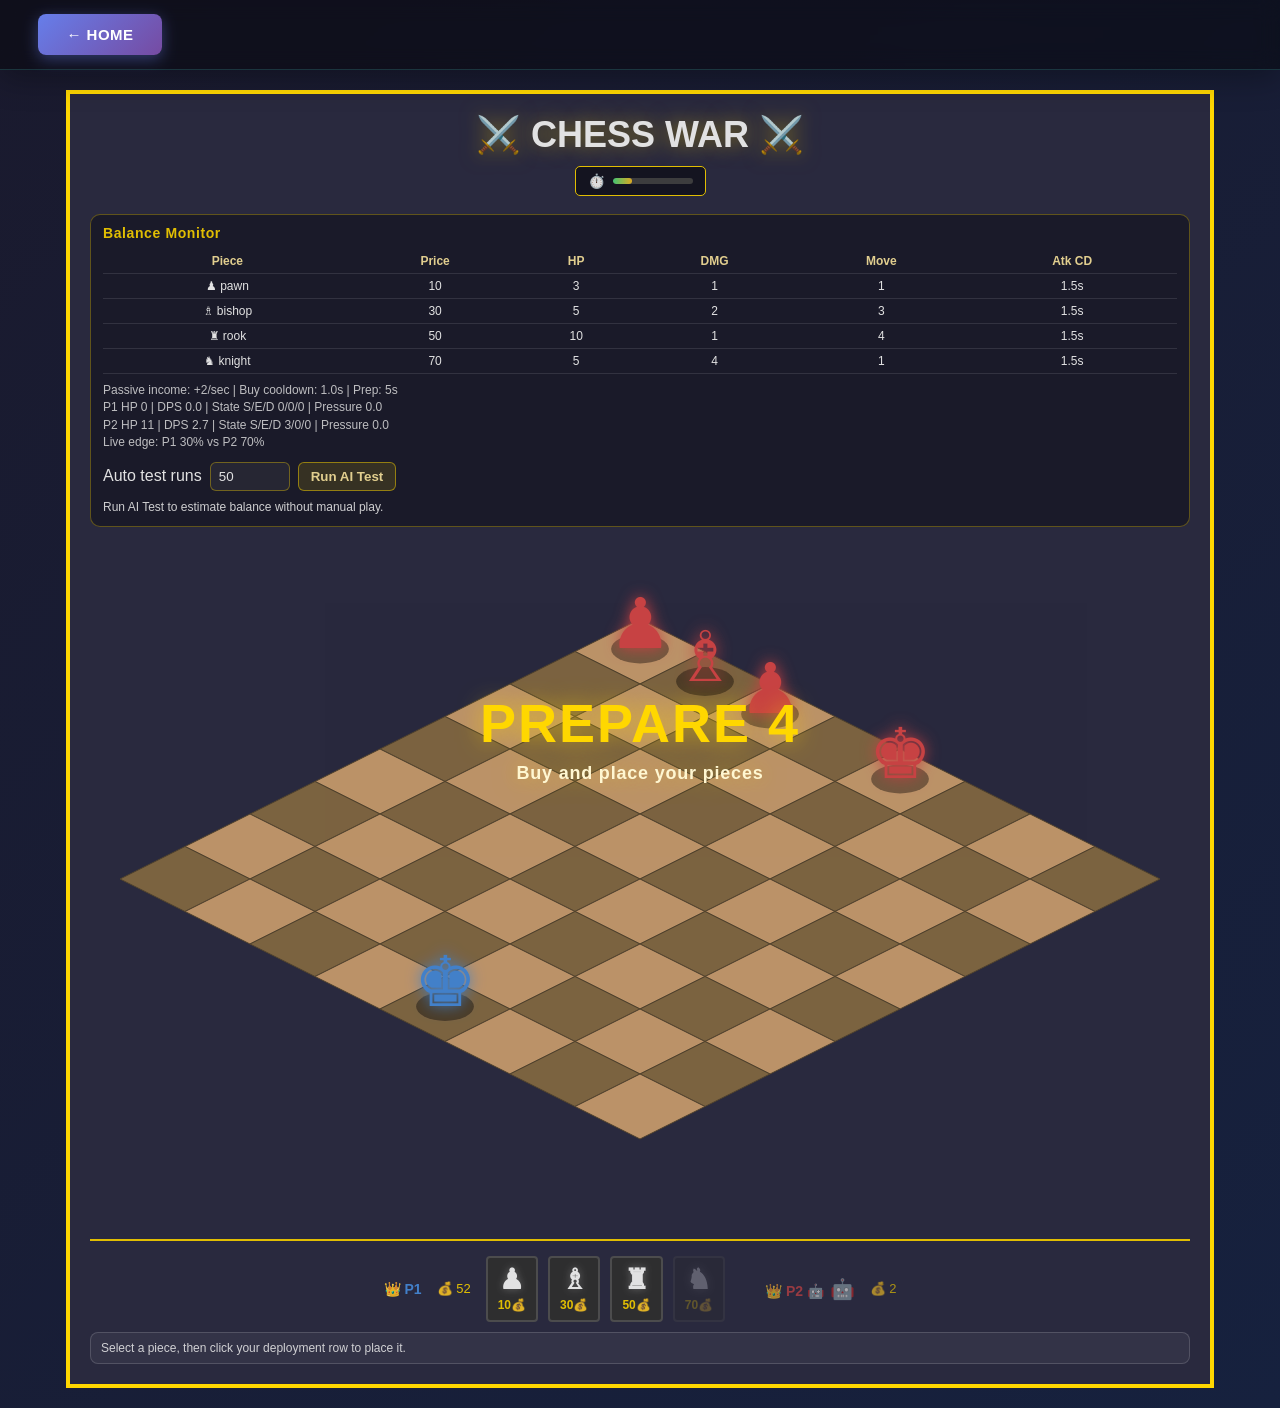
<file: 05 - Chess War/chess-war.html>
<!DOCTYPE html>
<html lang="en">
<head>
    <meta charset="UTF-8">
    <meta name="viewport" content="width=device-width, initial-scale=1.0">
    <title>The Chess War</title>
    <style>
        * {
            margin: 0;
            padding: 0;
            box-sizing: border-box;
        }

        body {
            font-family: 'Arial', sans-serif;
            background: linear-gradient(135deg, #1a1a2e 0%, #16213e 100%);
            display: flex;
            flex-direction: column;
            justify-content: flex-start;
            align-items: center;
            min-height: 100vh;
            color: white;
            overflow-x: hidden;
        }

        #menuBar {
            width: 100%;
            height: clamp(50px, 8vh, 70px);
            background: rgba(0, 0, 0, 0.4);
            backdrop-filter: blur(10px);
            display: flex;
            align-items: center;
            padding: 0 clamp(15px, 3vw, 40px);
            box-shadow: 0 8px 32px rgba(0, 0, 0, 0.3);
            border-bottom: 1px solid rgba(78, 205, 196, 0.2);
            position: relative;
            z-index: 10;
        }

        #homeButton {
            padding: 12px 28px;
            font-size: 15px;
            font-weight: 600;
            background: linear-gradient(135deg, #667eea 0%, #764ba2 100%);
            color: white;
            border: none;
            border-radius: 8px;
            cursor: pointer;
            transition: all 0.3s cubic-bezier(0.4, 0, 0.2, 1);
            box-shadow: 0 4px 15px rgba(102, 126, 234, 0.4);
            letter-spacing: 0.5px;
        }

        #homeButton:hover {
            transform: translateY(-2px);
            box-shadow: 0 8px 25px rgba(102, 126, 234, 0.6);
        }

        #homeButton:active {
            transform: translateY(0);
        }

        #gameContainer {
            display: flex;
            flex-direction: column;
            gap: 0;
            padding: 20px;
            margin: 20px;
            align-items: center;
            border: 4px solid #ffd700;
            background: #2d2d44;
            max-width: 1300px;
            position: relative;
        }

        #readyOverlay {
            position: absolute;
            inset: 0;
            display: flex;
            align-items: center;
            justify-content: center;
            background: rgba(8, 8, 18, 0.12);
            font-weight: 700;
            color: #ffd700;
            text-shadow: 0 0 24px rgba(255, 215, 0, 0.6);
            z-index: 20;
            pointer-events: none;
            letter-spacing: 2px;
            text-align: center;
        }

        #readyOverlayMain {
            font-size: 54px;
            line-height: 1.1;
        }

        #readyOverlayHint {
            margin-top: 10px;
            font-size: 18px;
            color: #fff7d1;
            letter-spacing: 0.8px;
        }

        #gameView {
            display: flex;
            flex-direction: column;
            align-items: center;
            gap: 10px;
            width: 100%;
        }

        #gameTitle {
            font-size: 36px;
            font-weight: bold;
            text-shadow: 0 0 20px rgba(255, 215, 0, 0.5);
            margin-bottom: 10px;
        }

        #gameCanvas {
            display: block;
            background: #2d2d44;
            cursor: pointer;
        }

        .player2 {
            opacity: 0.7;
            pointer-events: none;
            display: none;
        }

        .player2 h2::after {
            content: " 🤖";
            font-size: 20px;
        }

        #uiPanel {
            display: flex;
            gap: 40px;
            background: transparent;
            padding: 15px 0 0 0;
            border-radius: 0;
            border: none;
            border-top: 2px solid #ffd700;
            width: 100%;
            justify-content: center;
            align-items: center;
        }

        .playerInfo {
            display: flex;
            flex-direction: row;
            gap: 15px;
            text-align: center;
            align-items: center;
        }

        .playerInfo h2 {
            font-size: 14px;
            margin-bottom: 0;
            color: #ffd700;
            white-space: nowrap;
            order: 1;
        }

        .player1 h2 {
            color: #4a90e2;
        }

        .player2 h2 {
            color: #e24a4a;
        }

        .coins {
            font-size: 13px;
            color: #ffd700;
            white-space: nowrap;
            order: 2;
        }

        .shop {
            display: flex;
            flex-direction: column;
            gap: 10px;            order: 4;        }

        .shop {
            display: flex;
            flex-direction: row;
            gap: 10px;
        }

        .pieceButton {
            padding: 8px 10px;
            border: 2px solid #555;
            border-radius: 4px;
            background: #333;
            color: white;
            cursor: pointer;
            transition: all 0.3s;
            font-size: 11px;
            display: flex;
            flex-direction: column;
            justify-content: center;
            align-items: center;
            gap: 4px;
            min-width: 50px;
            font-weight: bold;
        }

        .pieceButton span:first-child {
            font-size: 28px;
            display: block;
            line-height: 1;
            text-shadow: 0 0 8px rgba(255, 255, 255, 0.3);
        }

        .pieceButton span:last-child {
            font-size: 12px;
            color: #ffd700;
            font-weight: bold;
        }

        .pieceButton:hover:not(:disabled) {
            background: #444;
            border-color: #ffd700;
            transform: scale(1.08);
            box-shadow: 0 0 10px rgba(255, 215, 0, 0.2);
        }

        .pieceButton:disabled {
            opacity: 0.3;
            cursor: not-allowed;
        }

        .pieceButton.selected {
            background: #ffd700;
            color: #000;
            border-color: #ffd700;
            box-shadow: 0 0 15px rgba(255, 215, 0, 0.6);
        }

        .pieceButton.selected span:first-child {
            color: #000;
            text-shadow: 0 0 8px rgba(255, 215, 0, 0.5);
        }

        .pieceButton.selected span:last-child {
            color: #000;
        }

        .cooldown {
            font-size: 10px;
            color: #ff6b6b;
            order: 3;
            display: none;
        }

        #gameStats {
            display: flex;
            gap: 20px;
            align-items: center;
            font-size: 14px;
            color: #ffd700;
            margin-bottom: 10px;
        }

        #turnDisplay {
            font-weight: bold;
        }

        #cooldownDisplay {
            display: flex;
            align-items: center;
            gap: 8px;
            background: rgba(0, 0, 0, 0.5);
            padding: 6px 12px;
            border-radius: 5px;
            border: 1px solid #ffd700;
        }

        #cooldownBar {
            width: 80px;
            height: 6px;
            background: #444;
            border-radius: 3px;
            overflow: hidden;
        }

        #cooldownBarFill {
            height: 100%;
            width: 100%;
            background: linear-gradient(90deg, #4ade80, #fbbf24);
            border-radius: 3px;
            transition: width 0.1s linear;
        }

        #cooldownText {
            font-size: 12px;
            min-width: 30px;
            display: none;
        }

        #balancePanel {
            width: 100%;
            margin: 8px 0 12px;
            background: rgba(0, 0, 0, 0.35);
            border: 1px solid rgba(255, 215, 0, 0.35);
            border-radius: 10px;
            padding: 10px 12px;
        }

        #balancePanel h3 {
            margin-bottom: 8px;
            font-size: 14px;
            color: #ffd700;
            letter-spacing: 0.6px;
        }

        #pieceStatsTable {
            width: 100%;
            border-collapse: collapse;
            font-size: 12px;
        }

        #pieceStatsTable th,
        #pieceStatsTable td {
            border-bottom: 1px solid rgba(255, 255, 255, 0.12);
            padding: 5px 6px;
            text-align: center;
        }

        #pieceStatsTable th {
            color: #ffe9a0;
            font-weight: 700;
        }

        .balanceMeta {
            margin-top: 8px;
            font-size: 12px;
            color: rgba(255, 255, 255, 0.82);
            line-height: 1.45;
        }

        #autoTestControls {
            margin-top: 10px;
            display: flex;
            gap: 8px;
            align-items: center;
            flex-wrap: wrap;
        }

        #autoTestControls input {
            width: 80px;
            padding: 6px 8px;
            border-radius: 6px;
            border: 1px solid rgba(255, 215, 0, 0.4);
            background: rgba(255, 255, 255, 0.06);
            color: #fff;
        }

        #runAutoTestBtn {
            padding: 6px 12px;
            border-radius: 6px;
            border: 1px solid rgba(255, 215, 0, 0.55);
            background: rgba(255, 215, 0, 0.14);
            color: #ffe9a0;
            font-weight: 700;
            cursor: pointer;
        }

        #runAutoTestBtn:hover {
            background: rgba(255, 215, 0, 0.2);
        }

        #autoTestResult {
            margin-top: 8px;
            font-size: 12px;
            line-height: 1.45;
            color: rgba(255, 255, 255, 0.9);
        }

        #buyFeedback {
            width: 100%;
            margin-top: 10px;
            padding: 8px 10px;
            border-radius: 8px;
            font-size: 12px;
            border: 1px solid rgba(255, 255, 255, 0.18);
            background: rgba(255, 255, 255, 0.06);
            color: rgba(255, 255, 255, 0.9);
        }

        #buyFeedback.success {
            color: #7ef7ae;
            border-color: rgba(126, 247, 174, 0.6);
        }

        #buyFeedback.error {
            color: #ff9b9b;
            border-color: rgba(255, 155, 155, 0.6);
        }

        #instructions {
            background: rgba(0, 0, 0, 0.7);
            padding: 15px;
            border-radius: 10px;
            max-width: 800px;
            text-align: center;
            font-size: 14px;
            line-height: 1.6;
            display: none;
        }

        .stats {
            font-size: 11px;
            color: #aaa;
            margin-top: 3px;
            display: none;
        }
    </style>
</head>
<body>
    <div id="menuBar">
        <button id="homeButton" onclick="window.location.href='../index.html'">← HOME</button>
    </div>

    <div id="gameContainer">
        <h1 id="gameTitle">⚔️ CHESS WAR ⚔️</h1>
        <div id="readyOverlay">
            <div>
                <div id="readyOverlayMain">PREPARE 5</div>
                <div id="readyOverlayHint">Buy and place your pieces</div>
            </div>
        </div>
        
        <div id="gameStats">
            <div id="cooldownDisplay">
                ⏱️ 
                <div id="cooldownBar"><div id="cooldownBarFill"></div></div>
                <span id="cooldownText">4.0s</span>
            </div>
        </div>

        <div id="balancePanel">
            <h3>Balance Monitor</h3>
            <table id="pieceStatsTable">
                <thead>
                    <tr>
                        <th>Piece</th>
                        <th>Price</th>
                        <th>HP</th>
                        <th>DMG</th>
                        <th>Move</th>
                        <th>Atk CD</th>
                    </tr>
                </thead>
                <tbody id="pieceStatsBody"></tbody>
            </table>
            <div class="balanceMeta" id="balanceMeta"></div>
            <div id="autoTestControls">
                <label for="autoTestRuns">Auto test runs</label>
                <input id="autoTestRuns" type="number" min="5" max="500" value="50">
                <button id="runAutoTestBtn" type="button">Run AI Test</button>
            </div>
            <div id="autoTestResult">Run AI Test to estimate balance without manual play.</div>
        </div>
        
        <div id="gameView">
            <canvas id="gameCanvas" width="1100" height="700"></canvas>
        </div>
        
        <div id="uiPanel">
            <div class="playerInfo player1">
                <h2>👑 P1</h2>
                <div class="coins">💰 <span id="p1Coins">50</span></div>
                <div class="cooldown" id="p1Cooldown"></div>
                <div class="shop">
                    <button class="pieceButton" data-piece="pawn" data-player="1">
                        <span>♟</span>
                        <span>10💰</span>
                    </button>
                    
                    <button class="pieceButton" data-piece="bishop" data-player="1">
                        <span>♗</span>
                        <span>30💰</span>
                    </button>
                    
                    <button class="pieceButton" data-piece="rook" data-player="1">
                        <span>♜</span>
                        <span>50💰</span>
                    </button>
                    
                    <button class="pieceButton" data-piece="knight" data-player="1">
                        <span>♞</span>
                        <span>70💰</span>
                    </button>
                </div>
            </div>

            <div class="playerInfo player2">
                <h2>👑 P2 🤖</h2>
                <div class="coins">💰 <span id="p2Coins">50</span></div>
                <div class="cooldown" id="p2Cooldown"></div>
            </div>
        </div>

        <div id="buyFeedback">Select a piece, then click your deployment row to place it.</div>
    </div>

    <script>
        const canvas = document.getElementById('gameCanvas');
        const ctx = canvas.getContext('2d');

        // Game constants
        const BOARD_SIZE = 8;
        const TILE_WIDTH = 130;
        const TILE_HEIGHT = 65;
        const PIECE_SCALE = 70;
        const ACTION_COOLDOWN = 1500; // 1.5 seconds
        const BUYING_COOLDOWN = 1000; // 1 second
        const READY_DURATION = 5000; // 5 seconds
        const COIN_TICK_INTERVAL = 1000; // 1 second
        const COIN_TICK_AMOUNT = 2; // +2 coins/sec
        const AUTO_TEST_MAX_STEPS = 220;

        // Piece costs and stats
        const PIECE_DATA = {
            pawn: { cost: 10, health: 3, damage: 1, moveRange: 1, symbol: '♟' },
            bishop: { cost: 30, health: 5, damage: 2, moveRange: 3, symbol: '♗' },
            rook: { cost: 50, health: 10, damage: 1, moveRange: 4, symbol: '♜' },
            knight: { cost: 70, health: 5, damage: 4, moveRange: 1, symbol: '♞' },
            king: { cost: 0, health: 20, damage: 0, moveRange: 0, symbol: '♚' }
        };

        // Game state
        const gameState = {
            board: Array(BOARD_SIZE).fill(null).map(() => Array(BOARD_SIZE).fill(null)),
            pieces: [],
            players: [
                { id: 1, coins: 50, color: '#4a90e2', lastBuyTime: 0 },
                { id: 2, coins: 50, color: '#e24a4a', lastBuyTime: 0 }
            ],
            selectedPieceType: null,
            selectedPlayer: null,
            gameStartTime: Date.now(),
            matchStartAt: Date.now() + READY_DURATION,
            isMatchStarted: false,
            lastCoinTickAt: Date.now()
        };

        let feedbackTimeout = null;

        // Piece class
        class Piece {
            constructor(type, player, row, col) {
                this.type = type;
                this.player = player;
                this.row = row;
                this.col = col;
                this.health = PIECE_DATA[type].health;
                this.maxHealth = PIECE_DATA[type].health;
                this.damage = PIECE_DATA[type].damage;
                this.moveRange = PIECE_DATA[type].moveRange;
                this.id = Math.random();
                this.hitTime = 0;
                this.fadeOut = false;
                this.fadeOutTime = 0;
                
                // Animation states
                this.isMoving = false;
                this.moveStartTime = 0;
                this.moveDuration = 1000; // 1s movement animation
                this.targetRow = row;
                this.targetCol = col;
                this.lockedTargetId = null;
                this.behaviorState = 'seeking';
                this.prevRow = row;
                this.prevCol = col;
                
                // Attack cooldown - independent from movement
                this.lastAttackTime = Date.now();
                this.attackCooldown = 1500; // 1.5 seconds
            }
            
            canAttack() {
                return Date.now() - this.lastAttackTime >= this.attackCooldown;
            }

            update() {
                if (this.isMoving) return;

                if (this.type === 'king') return; // Kings don't move

                const adjacentEnemy = this.findAdjacentEnemy();
                if (adjacentEnemy) {
                    // Once pieces engage, lock both pieces in place to fight to the death.
                    this.lockedTargetId = adjacentEnemy.id;
                    adjacentEnemy.lockedTargetId = this.id;
                    this.behaviorState = 'engaged';
                    adjacentEnemy.behaviorState = 'engaged';
                    return;
                }

                const enemy = this.resolveTarget();
                
                if (enemy) {
                    // Already in contact with target: hold position and fight.
                    if (this.isAdjacent(enemy)) {
                        this.behaviorState = 'engaged';
                        // Don't move, just prepare for attack
                    } else {
                        const moved = this.moveToward(enemy);
                        if (!moved) {
                            this.behaviorState = 'defending';
                        }
                    }
                } else {
                    this.behaviorState = 'seeking';
                }
            }
            
            updateAttack() {
                // Separate attack update - runs independently of turn system
                if (!this.canAttack() || this.health <= 0) return;
                
                if (this.type === 'king') return; // Kings don't attack
                
                const enemy = this.resolveTarget();
                if (!enemy) return;

                // Check if adjacent and can attack
                if (this.isAdjacent(enemy)) {
                    this.attack(enemy);
                    this.lastAttackTime = Date.now();
                }
            }

            findAdjacentEnemy() {
                return gameState.pieces.find(
                    p => p.player !== this.player && p.health > 0 && this.isAdjacent(p)
                ) || null;
            }

            resolveTarget() {
                if (this.lockedTargetId !== null) {
                    const lockedTarget = gameState.pieces.find(p => p.id === this.lockedTargetId && p.health > 0);
                    if (lockedTarget) {
                        return lockedTarget;
                    }
                    this.lockedTargetId = null;
                    this.behaviorState = 'seeking';
                }

                const newTarget = this.findTarget();
                if (newTarget) {
                    this.lockedTargetId = newTarget.id;
                }
                return newTarget;
            }

            isAdjacent(other) {
                const dr = Math.abs(this.row - other.row);
                const dc = Math.abs(this.col - other.col);
                return dr <= 1 && dc <= 1 && (dr + dc > 0);
            }

            findTarget() {
                const enemies = gameState.pieces.filter(p => p.player !== this.player && p.health > 0);
                if (enemies.length === 0) return null;

                if (this.type === 'pawn') {
                    // Find nearest enemy
                    return enemies.reduce((nearest, enemy) => {
                        const dist = Math.abs(this.row - enemy.row) + Math.abs(this.col - enemy.col);
                        const nearestDist = Math.abs(this.row - nearest.row) + Math.abs(this.col - nearest.col);
                        return dist < nearestDist ? enemy : nearest;
                    });
                } else if (this.type === 'bishop') {
                    // Prefers king but attacks enemies on the way
                    const king = enemies.find(e => e.type === 'king');
                    const enemiesOnPath = enemies.filter(e => this.isOnDiagonal(e));
                    return enemiesOnPath.length > 0 ? enemiesOnPath[0] : king || enemies[0];
                } else if (this.type === 'knight' || this.type === 'rook') {
                    return enemies[0];
                }

                return enemies[0];
            }

            isOnDiagonal(other) {
                return Math.abs(this.row - other.row) === Math.abs(this.col - other.col);
            }

            moveToward(target) {
                let bestMove = null;
                let bestDist = Infinity;
                const currentDist = Math.abs(this.row - target.row) + Math.abs(this.col - target.col);

                const moves = this.getPossibleMoves();
                
                for (const move of moves) {
                    const dist = Math.abs(move.row - target.row) + Math.abs(move.col - target.col);
                    if (dist > currentDist) {
                        continue;
                    }

                    let score = dist;
                    if (move.row === this.prevRow && move.col === this.prevCol) {
                        score += 1.5;
                    }

                    if (score < bestDist) {
                        bestDist = dist;
                        bestMove = move;
                    }
                }

                if (bestMove && bestDist >= currentDist) {
                    bestMove = null;
                }

                if (bestMove) {
                    this.prevRow = this.row;
                    this.prevCol = this.col;
                    gameState.board[this.row][this.col] = null;
                    this.targetRow = bestMove.row;
                    this.targetCol = bestMove.col;
                    this.isMoving = true;
                    this.moveStartTime = Date.now();
                    this.behaviorState = 'seeking';
                    // Update board immediately for collision detection
                    gameState.board[bestMove.row][bestMove.col] = this;
                    return true;
                }

                return false;
            }
            
            updateAnimation() {
                // Update movement animation
                if (this.isMoving) {
                    const elapsed = Date.now() - this.moveStartTime;
                    if (elapsed >= this.moveDuration) {
                        // Movement complete
                        this.row = this.targetRow;
                        this.col = this.targetCol;
                        this.isMoving = false;
                    }
                }
            }
            
            getDisplayPosition() {
                if (this.isMoving) {
                    const elapsed = Date.now() - this.moveStartTime;
                    const progress = Math.min(elapsed / this.moveDuration, 1);
                    
                    // Smooth easing (ease-out cubic)
                    const easeProgress = 1 - Math.pow(1 - progress, 3);
                    
                    return {
                        row: this.row + (this.targetRow - this.row) * easeProgress,
                        col: this.col + (this.targetCol - this.col) * easeProgress
                    };
                }
                return { row: this.row, col: this.col };
            }

            getPossibleMoves() {
                const moves = [];

                if (this.type === 'pawn') {
                    const forward = this.player === 1 ? -1 : 1;
                    const directions = [
                        [forward, 0],
                        [forward, 1],
                        [forward, -1],
                        [0, 1],
                        [0, -1]
                    ];
                    for (const [dr, dc] of directions) {
                        const newRow = this.row + dr;
                        const newCol = this.col + dc;
                        if (this.isValidPosition(newRow, newCol) && !gameState.board[newRow][newCol]) {
                            moves.push({ row: newRow, col: newCol });
                        }
                    }
                } else if (this.type === 'bishop') {
                    const directions = [[1, 1], [1, -1], [-1, 1], [-1, -1]];
                    for (const [dr, dc] of directions) {
                        for (let i = 1; i <= this.moveRange; i++) {
                            const newRow = this.row + dr * i;
                            const newCol = this.col + dc * i;
                            if (!this.isValidPosition(newRow, newCol)) break;
                            if (gameState.board[newRow][newCol]) break;
                            moves.push({ row: newRow, col: newCol });
                        }
                    }
                } else if (this.type === 'rook') {
                    const directions = [[0, 1], [0, -1], [1, 0], [-1, 0]];
                    for (const [dr, dc] of directions) {
                        for (let i = 1; i <= this.moveRange; i++) {
                            const newRow = this.row + dr * i;
                            const newCol = this.col + dc * i;
                            if (!this.isValidPosition(newRow, newCol)) break;
                            if (gameState.board[newRow][newCol]) break;
                            moves.push({ row: newRow, col: newCol });
                        }
                    }
                } else if (this.type === 'knight') {
                    const knightMoves = [
                        [2, 1], [2, -1], [-2, 1], [-2, -1],
                        [1, 2], [1, -2], [-1, 2], [-1, -2]
                    ];
                    for (const [dr, dc] of knightMoves) {
                        const newRow = this.row + dr;
                        const newCol = this.col + dc;
                        if (this.isValidPosition(newRow, newCol) && !gameState.board[newRow][newCol]) {
                            moves.push({ row: newRow, col: newCol });
                        }
                    }
                }

                return moves;
            }

            isValidPosition(row, col) {
                return row >= 0 && row < BOARD_SIZE && col >= 0 && col < BOARD_SIZE;
            }

            attack(enemy) {
                enemy.health -= this.damage;
                enemy.hitTime = Date.now(); // Trigger hit effect
                
                if (enemy.health <= 0) {
                    if (this.lockedTargetId === enemy.id) {
                        this.lockedTargetId = null;
                    }
                    enemy.fadeOut = true;
                    enemy.fadeOutTime = Date.now();
                    this.removePiece(enemy);
                    // Award coins
                    const player = gameState.players[this.player - 1];
                    const coinReward = enemy.type === 'king' ? 0 : (PIECE_DATA[enemy.type].cost / 2);
                    player.coins += coinReward;
                }
            }

            removePiece(piece) {
                gameState.board[piece.row][piece.col] = null;
                const index = gameState.pieces.indexOf(piece);
                if (index > -1) {
                    gameState.pieces.splice(index, 1);
                }

                // Check for game over
                if (piece.type === 'king') {
                    setTimeout(() => {
                        alert(`Player ${this.player} wins! The enemy king has fallen!`);
                        location.reload();
                    }, 100);
                }
            }
        }

        // Initialize game
        function initGame() {
            // Place Player 2's king at (0, 4)
            const king2 = new Piece('king', 2, 0, 4);
            gameState.pieces.push(king2);
            gameState.board[0][4] = king2;

            // Place Player 1's king at (7, 4)
            const king1 = new Piece('king', 1, 7, 4);
            gameState.pieces.push(king1);
            gameState.board[7][4] = king1;
        }

        // Convert board coordinates to isometric screen coordinates
        function boardToScreen(row, col) {
            const x = (col - row) * (TILE_WIDTH / 2) + canvas.width / 2;
            const y = (col + row) * (TILE_HEIGHT / 2) + 80;
            return { x, y };
        }

        // Convert screen coordinates to board coordinates
        function screenToBoard(screenX, screenY) {
            const offsetX = screenX - canvas.width / 2;
            const offsetY = screenY - 80;
            
            const col = (offsetX / (TILE_WIDTH / 2) + offsetY / (TILE_HEIGHT / 2)) / 2;
            const row = (offsetY / (TILE_HEIGHT / 2) - offsetX / (TILE_WIDTH / 2)) / 2;
            
            return {
                row: Math.floor(row),
                col: Math.floor(col)
            };
        }

        // Draw highlighted rows for piece placement
        function drawHighlightedRows() {
            if (!gameState.selectedPieceType || !gameState.selectedPlayer) return;
            
            const validRows = gameState.selectedPlayer === 1 ? [6, 7] : [0, 1];
            
            for (let row of validRows) {
                for (let col = 0; col < BOARD_SIZE; col++) {
                    const { x, y } = boardToScreen(row, col);
                    
                    // Draw highlighted tile
                    ctx.save();
                    ctx.translate(x, y);
                    
                    ctx.fillStyle = 'rgba(255, 215, 0, 0.2)';
                    ctx.beginPath();
                    ctx.moveTo(0, 0);
                    ctx.lineTo(TILE_WIDTH / 2, TILE_HEIGHT / 2);
                    ctx.lineTo(0, TILE_HEIGHT);
                    ctx.lineTo(-TILE_WIDTH / 2, TILE_HEIGHT / 2);
                    ctx.closePath();
                    ctx.fill();
                    
                    ctx.strokeStyle = '#ffd700';
                    ctx.lineWidth = 2;
                    ctx.stroke();
                    
                    ctx.restore();
                }
            }
        }

        // Draw the isometric board
        function drawBoard() {
            for (let row = 0; row < BOARD_SIZE; row++) {
                for (let col = 0; col < BOARD_SIZE; col++) {
                    const { x, y } = boardToScreen(row, col);
                    
                    // Draw tile
                    ctx.save();
                    ctx.translate(x, y);
                    
                    const isLight = (row + col) % 2 === 0;
                    ctx.fillStyle = isLight ? '#d4a574' : '#8b6f47';
                    
                    ctx.beginPath();
                    ctx.moveTo(0, 0);
                    ctx.lineTo(TILE_WIDTH / 2, TILE_HEIGHT / 2);
                    ctx.lineTo(0, TILE_HEIGHT);
                    ctx.lineTo(-TILE_WIDTH / 2, TILE_HEIGHT / 2);
                    ctx.closePath();
                    ctx.fill();
                    
                    ctx.strokeStyle = '#5a4a30';
                    ctx.lineWidth = 1;
                    ctx.stroke();
                    
                    ctx.restore();
                }
            }
        }

        // Draw pieces
        function drawPieces() {
            // Sort pieces by y-coordinate for proper layering
            const sortedPieces = [...gameState.pieces].sort((a, b) => {
                const posA = boardToScreen(a.row, a.col);
                const posB = boardToScreen(b.row, b.col);
                return posA.y - posB.y;
            });

            for (const piece of sortedPieces) {
                if (piece.health <= 0 && !piece.fadeOut) continue;

                const displayPos = piece.getDisplayPosition();
                const { x, y } = boardToScreen(displayPos.row, displayPos.col);
                
                // Calculate fade out effect
                let alpha = 1;
                if (piece.fadeOut) {
                    const fadeOutDuration = 500; // 500ms fade out
                    const fadeProgress = Math.min((Date.now() - piece.fadeOutTime) / fadeOutDuration, 1);
                    alpha = 1 - fadeProgress;
                }
                
                // Calculate health percentage
                const healthPercent = piece.health / piece.maxHealth;
                
                // Draw piece shadow on the tile
                ctx.fillStyle = `rgba(0, 0, 0, ${0.4 * alpha})`;
                ctx.beginPath();
                ctx.ellipse(x, y + 30, TILE_WIDTH / 4.5, TILE_HEIGHT / 4.5, 0, 0, Math.PI * 2);
                ctx.fill();

                // Get piece color and blend with grey based on health
                const playerColor = gameState.players[piece.player - 1].color;
                const finalColor = healthPercent >= 1 ? playerColor : interpolateColor(playerColor, '#808080', 1 - healthPercent);

                // Calculate hit effect (scale animation)
                const hitDuration = 200; // 200ms hit effect
                const timeSinceHit = Date.now() - piece.hitTime;
                let scale = 1;
                let hitFlash = 0;
                if (timeSinceHit < hitDuration) {
                    const hitProgress = timeSinceHit / hitDuration;
                    scale = 1 + (0.3 * (1 - hitProgress)); // Stronger scale effect
                    hitFlash = (1 - hitProgress) * 0.5; // Red flash effect
                }

                // Draw piece standing on the tile
                ctx.fillStyle = finalColor;
                ctx.font = `${PIECE_SCALE * scale}px Arial`;
                ctx.textAlign = 'center';
                ctx.textBaseline = 'middle';
                ctx.globalAlpha = alpha;
                
                // Add hit flash effect (red overlay)
                if (hitFlash > 0) {
                    ctx.fillStyle = `rgba(255, 100, 100, ${hitFlash})`;
                    ctx.fillRect(x - PIECE_SCALE * 0.5, y - PIECE_SCALE * 0.5, PIECE_SCALE, PIECE_SCALE);
                }
                
                // Add glow effect
                ctx.fillStyle = finalColor;
                ctx.shadowColor = finalColor;
                ctx.shadowBlur = 15;
                ctx.fillText(PIECE_DATA[piece.type].symbol, x, y + 10);
                ctx.shadowBlur = 0;
                ctx.globalAlpha = 1;
            }
        }

        // Helper function to interpolate between two colors
        function interpolateColor(color1, color2, percent) {
            // Parse colors
            const c1 = parseInt(color1.slice(1), 16);
            const c2 = parseInt(color2.slice(1), 16);
            
            const r1 = (c1 >> 16) & 255;
            const g1 = (c1 >> 8) & 255;
            const b1 = c1 & 255;
            
            const r2 = (c2 >> 16) & 255;
            const g2 = (c2 >> 8) & 255;
            const b2 = c2 & 255;
            
            const r = Math.round(r1 + (r2 - r1) * percent);
            const g = Math.round(g1 + (g2 - g1) * percent);
            const b = Math.round(b1 + (b2 - b1) * percent);
            
            return '#' + [r, g, b].map(x => x.toString(16).padStart(2, '0')).join('');
        }

        // Main render function
        function render() {
            ctx.clearRect(0, 0, canvas.width, canvas.height);
            drawBoard();
            drawHighlightedRows();
            drawPieces();
        }

        // AI for Player 2
        function aiUpdate() {
            const player2 = gameState.players[1];

            // Count AI's existing pieces by type
            const aiPieces = gameState.pieces.filter(p => p.player === 2 && p.health > 0);
            const pieceCounts = {
                pawn: aiPieces.filter(p => p.type === 'pawn').length,
                bishop: aiPieces.filter(p => p.type === 'bishop').length,
                rook: aiPieces.filter(p => p.type === 'rook').length,
                knight: aiPieces.filter(p => p.type === 'knight').length
            };

            // Flexible AI strategy based on game state
            let pieceToBuy = null;
            const rand = Math.random();

            // If low on pieces, focus on cheap pieces
            if (aiPieces.length < 2) {
                if (player2.coins >= 10) pieceToBuy = 'pawn';
            }
            // If have decent economy, diversify
            else if (player2.coins >= 70) {
                // Randomly decide: 50% knight, 30% rook, 20% bishop
                if (rand < 0.5) pieceToBuy = 'knight';
                else if (rand < 0.8) pieceToBuy = 'rook';
                else pieceToBuy = 'bishop';
            } 
            else if (player2.coins >= 50) {
                // Can afford rook: 40% rook, 40% bishop, 20% pawn
                if (rand < 0.4) pieceToBuy = 'rook';
                else if (rand < 0.8) pieceToBuy = 'bishop';
                else pieceToBuy = 'pawn';
            } 
            else if (player2.coins >= 30) {
                // Can afford bishop: 50% bishop, 50% pawn
                if (rand < 0.5) pieceToBuy = 'bishop';
                else pieceToBuy = 'pawn';
            } 
            else if (player2.coins >= 10) {
                pieceToBuy = 'pawn';
            }

            if (pieceToBuy) {
                // Find available spot in rows 0-1
                for (let row = 0; row <= 1; row++) {
                    for (let col = 0; col < BOARD_SIZE; col++) {
                        if (!gameState.board[row][col]) {
                            const cost = PIECE_DATA[pieceToBuy].cost;
                            player2.coins -= cost;
                            
                            const piece = new Piece(pieceToBuy, 2, row, col);
                            gameState.pieces.push(piece);
                            gameState.board[row][col] = piece;
                            return;
                        }
                    }
                }
            }
        }

        function updateReadyOverlay() {
            if (gameState.isMatchStarted) {
                return;
            }

            const overlay = document.getElementById('readyOverlay');
            const overlayMain = document.getElementById('readyOverlayMain');
            const remainingMs = gameState.matchStartAt - Date.now();

            if (remainingMs <= 0) {
                gameState.isMatchStarted = true;
                overlay.style.display = 'none';
                return;
            }

            const remainingSeconds = Math.ceil(remainingMs / 1000);
            overlayMain.textContent = `PREPARE ${remainingSeconds}`;
        }

        function setBuyFeedback(message, tone = '') {
            const el = document.getElementById('buyFeedback');
            el.textContent = message;
            el.className = tone ? tone : '';

            if (feedbackTimeout) {
                clearTimeout(feedbackTimeout);
            }

            if (tone) {
                feedbackTimeout = setTimeout(() => {
                    el.className = '';
                }, 1800);
            }
        }

        function renderBalancePanel() {
            const tbody = document.getElementById('pieceStatsBody');
            const order = ['pawn', 'bishop', 'rook', 'knight'];
            const rows = order.map(type => {
                const piece = PIECE_DATA[type];
                return `<tr>
                    <td>${piece.symbol} ${type}</td>
                    <td>${piece.cost}</td>
                    <td>${piece.health}</td>
                    <td>${piece.damage}</td>
                    <td>${piece.moveRange}</td>
                    <td>${(ACTION_COOLDOWN / 1000).toFixed(1)}s</td>
                </tr>`;
            }).join('');
            tbody.innerHTML = rows;

            document.getElementById('balanceMeta').textContent =
                `Passive income: +${COIN_TICK_AMOUNT}/sec | Buy cooldown: ${(BUYING_COOLDOWN / 1000).toFixed(1)}s | Prep: ${(READY_DURATION / 1000)}s`;
        }

        function getTeamMetrics(playerId) {
            const teamPieces = gameState.pieces.filter(p => p.player === playerId && p.health > 0);
            const king = teamPieces.find(p => p.type === 'king');
            const fighters = teamPieces.filter(p => p.type !== 'king');

            const totalHP = fighters.reduce((sum, p) => sum + p.health, 0);
            const totalValue = fighters.reduce((sum, p) => sum + (PIECE_DATA[p.type].cost || 0), 0);
            const totalDps = fighters.reduce((sum, p) => sum + (p.damage / (p.attackCooldown / 1000)), 0);
            const engaged = fighters.filter(p => p.behaviorState === 'engaged').length;
            const defending = fighters.filter(p => p.behaviorState === 'defending').length;
            const seeking = fighters.filter(p => p.behaviorState === 'seeking').length;

            const pressureSum = fighters.reduce((sum, p) => {
                const progress = p.player === 1 ? (7 - p.row) : p.row;
                return sum + progress;
            }, 0);
            const avgPressure = fighters.length ? (pressureSum / fighters.length) : 0;

            const kingHP = king ? king.health : 0;
            const score = (totalHP * 1.2) + (totalDps * 8) + (totalValue * 0.35) + (kingHP * 2) + (avgPressure * 3);

            return {
                fighters: fighters.length,
                totalHP,
                totalValue,
                totalDps,
                kingHP,
                engaged,
                defending,
                seeking,
                avgPressure,
                score
            };
        }

        function createAutoBoard() {
            return Array(BOARD_SIZE).fill(null).map(() => Array(BOARD_SIZE).fill(null));
        }

        function autoIsValid(row, col) {
            return row >= 0 && row < BOARD_SIZE && col >= 0 && col < BOARD_SIZE;
        }

        function autoGetAdjacentEnemy(piece, pieces) {
            for (const candidate of pieces) {
                if (candidate.player === piece.player || candidate.health <= 0) {
                    continue;
                }
                const dr = Math.abs(piece.row - candidate.row);
                const dc = Math.abs(piece.col - candidate.col);
                if (dr <= 1 && dc <= 1 && dr + dc > 0) {
                    return candidate;
                }
            }
            return null;
        }

        function autoPickTarget(piece, pieces) {
            const enemies = pieces.filter(p => p.player !== piece.player && p.health > 0);
            if (enemies.length === 0) {
                return null;
            }
            return enemies.reduce((nearest, enemy) => {
                const d1 = Math.abs(piece.row - nearest.row) + Math.abs(piece.col - nearest.col);
                const d2 = Math.abs(piece.row - enemy.row) + Math.abs(piece.col - enemy.col);
                return d2 < d1 ? enemy : nearest;
            });
        }

        function autoGetPossibleMoves(piece, board) {
            const moves = [];
            if (piece.type === 'pawn') {
                const forward = piece.player === 1 ? -1 : 1;
                const dirs = [
                    [forward, 0], [forward, 1], [forward, -1], [0, 1], [0, -1]
                ];
                for (const [dr, dc] of dirs) {
                    const nr = piece.row + dr;
                    const nc = piece.col + dc;
                    if (autoIsValid(nr, nc) && !board[nr][nc]) {
                        moves.push({ row: nr, col: nc });
                    }
                }
            } else if (piece.type === 'bishop') {
                const dirs = [[1, 1], [1, -1], [-1, 1], [-1, -1]];
                for (const [dr, dc] of dirs) {
                    for (let i = 1; i <= piece.moveRange; i++) {
                        const nr = piece.row + dr * i;
                        const nc = piece.col + dc * i;
                        if (!autoIsValid(nr, nc) || board[nr][nc]) {
                            break;
                        }
                        moves.push({ row: nr, col: nc });
                    }
                }
            } else if (piece.type === 'rook') {
                const dirs = [[0, 1], [0, -1], [1, 0], [-1, 0]];
                for (const [dr, dc] of dirs) {
                    for (let i = 1; i <= piece.moveRange; i++) {
                        const nr = piece.row + dr * i;
                        const nc = piece.col + dc * i;
                        if (!autoIsValid(nr, nc) || board[nr][nc]) {
                            break;
                        }
                        moves.push({ row: nr, col: nc });
                    }
                }
            } else if (piece.type === 'knight') {
                const jumps = [
                    [2, 1], [2, -1], [-2, 1], [-2, -1],
                    [1, 2], [1, -2], [-1, 2], [-1, -2]
                ];
                for (const [dr, dc] of jumps) {
                    const nr = piece.row + dr;
                    const nc = piece.col + dc;
                    if (autoIsValid(nr, nc) && !board[nr][nc]) {
                        moves.push({ row: nr, col: nc });
                    }
                }
            }
            return moves;
        }

        function autoMoveToward(piece, target, board) {
            const moves = autoGetPossibleMoves(piece, board);
            if (moves.length === 0) {
                piece.behaviorState = 'defending';
                return;
            }

            const currentDist = Math.abs(piece.row - target.row) + Math.abs(piece.col - target.col);
            let best = null;
            let bestScore = Infinity;
            for (const m of moves) {
                const dist = Math.abs(m.row - target.row) + Math.abs(m.col - target.col);
                if (dist > currentDist) {
                    continue;
                }
                let score = dist;
                if (m.row === piece.prevRow && m.col === piece.prevCol) {
                    score += 1.5;
                }
                if (score < bestScore) {
                    bestScore = score;
                    best = m;
                }
            }

            if (!best || bestScore >= currentDist) {
                piece.behaviorState = 'defending';
                return;
            }

            board[piece.row][piece.col] = null;
            piece.prevRow = piece.row;
            piece.prevCol = piece.col;
            piece.row = best.row;
            piece.col = best.col;
            board[piece.row][piece.col] = piece;
            piece.behaviorState = 'seeking';
        }

        function autoSelectBuyType(coins) {
            const rand = Math.random();
            if (coins >= 70) {
                if (rand < 0.45) return 'knight';
                if (rand < 0.8) return 'rook';
                return 'bishop';
            }
            if (coins >= 50) {
                if (rand < 0.5) return 'rook';
                if (rand < 0.85) return 'bishop';
                return 'pawn';
            }
            if (coins >= 30) {
                return rand < 0.55 ? 'bishop' : 'pawn';
            }
            if (coins >= 10) {
                return 'pawn';
            }
            return null;
        }

        function autoPlaceBuy(playerId, players, pieces, board, nextIdRef) {
            const buyer = players[playerId - 1];
            const pick = autoSelectBuyType(buyer.coins);
            if (!pick) {
                return;
            }

            const cost = PIECE_DATA[pick].cost;
            if (buyer.coins < cost) {
                return;
            }

            const rows = playerId === 1 ? [7, 6] : [0, 1];
            const empty = [];
            for (const row of rows) {
                for (let col = 0; col < BOARD_SIZE; col++) {
                    if (!board[row][col]) {
                        empty.push({ row, col });
                    }
                }
            }

            if (empty.length === 0) {
                return;
            }

            const slot = empty[Math.floor(Math.random() * empty.length)];
            buyer.coins -= cost;
            const piece = {
                id: nextIdRef.value++,
                type: pick,
                player: playerId,
                row: slot.row,
                col: slot.col,
                prevRow: slot.row,
                prevCol: slot.col,
                health: PIECE_DATA[pick].health,
                damage: PIECE_DATA[pick].damage,
                moveRange: PIECE_DATA[pick].moveRange,
                attackCooldown: Math.max(1, Math.round(ACTION_COOLDOWN / 500)),
                attackTimer: 0,
                lockedTargetId: null,
                behaviorState: 'seeking'
            };
            pieces.push(piece);
            board[slot.row][slot.col] = piece;
        }

        function simulateAutoBattle() {
            const board = createAutoBoard();
            const players = [{ coins: 50 }, { coins: 50 }];
            const pieces = [];
            const nextIdRef = { value: 1 };

            const kingA = {
                id: nextIdRef.value++, type: 'king', player: 1, row: 7, col: 4,
                prevRow: 7, prevCol: 4, health: PIECE_DATA.king.health,
                damage: 0, moveRange: 0, attackCooldown: 9999, attackTimer: 9999,
                lockedTargetId: null, behaviorState: 'defending'
            };
            const kingB = {
                id: nextIdRef.value++, type: 'king', player: 2, row: 0, col: 4,
                prevRow: 0, prevCol: 4, health: PIECE_DATA.king.health,
                damage: 0, moveRange: 0, attackCooldown: 9999, attackTimer: 9999,
                lockedTargetId: null, behaviorState: 'defending'
            };
            pieces.push(kingA, kingB);
            board[7][4] = kingA;
            board[0][4] = kingB;

            const prepTicks = Math.max(1, Math.floor(READY_DURATION / 1000));
            for (let t = 0; t < prepTicks; t++) {
                players[0].coins += COIN_TICK_AMOUNT;
                players[1].coins += COIN_TICK_AMOUNT;
                autoPlaceBuy(1, players, pieces, board, nextIdRef);
                autoPlaceBuy(2, players, pieces, board, nextIdRef);
            }

            for (let step = 0; step < AUTO_TEST_MAX_STEPS; step++) {
                for (const p of pieces) {
                    if (p.health <= 0 || p.type === 'king') {
                        continue;
                    }

                    const adjacent = autoGetAdjacentEnemy(p, pieces);
                    if (adjacent) {
                        p.lockedTargetId = adjacent.id;
                        p.behaviorState = 'engaged';
                        continue;
                    }

                    let target = null;
                    if (p.lockedTargetId !== null) {
                        target = pieces.find(x => x.id === p.lockedTargetId && x.health > 0);
                    }
                    if (!target) {
                        target = autoPickTarget(p, pieces);
                        p.lockedTargetId = target ? target.id : null;
                    }

                    if (target) {
                        autoMoveToward(p, target, board);
                    } else {
                        p.behaviorState = 'defending';
                    }
                }

                for (const p of pieces) {
                    if (p.health <= 0 || p.type === 'king') {
                        continue;
                    }

                    if (p.attackTimer > 0) {
                        p.attackTimer -= 1;
                        continue;
                    }

                    let target = null;
                    if (p.lockedTargetId !== null) {
                        target = pieces.find(x => x.id === p.lockedTargetId && x.health > 0);
                    }
                    if (!target || !autoGetAdjacentEnemy(p, [target])) {
                        target = autoGetAdjacentEnemy(p, pieces);
                        p.lockedTargetId = target ? target.id : null;
                    }

                    if (!target) {
                        continue;
                    }

                    target.health -= p.damage;
                    p.attackTimer = Math.max(1, Math.round(ACTION_COOLDOWN / 500));
                    if (target.health <= 0) {
                        board[target.row][target.col] = null;
                    }
                }

                const p1KingAlive = pieces.some(p => p.type === 'king' && p.player === 1 && p.health > 0);
                const p2KingAlive = pieces.some(p => p.type === 'king' && p.player === 2 && p.health > 0);

                if (!p1KingAlive || !p2KingAlive) {
                    if (p1KingAlive && !p2KingAlive) return { winner: 1, steps: step + 1 };
                    if (p2KingAlive && !p1KingAlive) return { winner: 2, steps: step + 1 };
                    return { winner: 0, steps: step + 1 };
                }
            }

            const p1Score = pieces.filter(p => p.player === 1 && p.health > 0)
                .reduce((sum, p) => sum + p.health + (PIECE_DATA[p.type].cost || 0) * 0.2, 0);
            const p2Score = pieces.filter(p => p.player === 2 && p.health > 0)
                .reduce((sum, p) => sum + p.health + (PIECE_DATA[p.type].cost || 0) * 0.2, 0);

            if (Math.abs(p1Score - p2Score) < 0.5) {
                return { winner: 0, steps: AUTO_TEST_MAX_STEPS };
            }
            return { winner: p1Score > p2Score ? 1 : 2, steps: AUTO_TEST_MAX_STEPS };
        }

        function runAutoBalanceTest() {
            const input = document.getElementById('autoTestRuns');
            const resultEl = document.getElementById('autoTestResult');
            const runs = Math.max(5, Math.min(500, parseInt(input.value, 10) || 50));

            let p1Wins = 0;
            let p2Wins = 0;
            let draws = 0;
            let totalSteps = 0;

            for (let i = 0; i < runs; i++) {
                const out = simulateAutoBattle();
                totalSteps += out.steps;
                if (out.winner === 1) p1Wins += 1;
                else if (out.winner === 2) p2Wins += 1;
                else draws += 1;
            }

            const p1Rate = (p1Wins / runs) * 100;
            const p2Rate = (p2Wins / runs) * 100;
            const drawRate = (draws / runs) * 100;
            const avgLen = totalSteps / runs;

            let verdict = 'Looks roughly balanced.';
            const gap = Math.abs(p1Rate - p2Rate);
            if (gap >= 15) {
                verdict = p1Rate > p2Rate ? 'P1 side appears advantaged.' : 'P2 side appears advantaged.';
            }

            resultEl.innerHTML =
                `Results (${runs} runs): P1 ${p1Rate.toFixed(1)}% | P2 ${p2Rate.toFixed(1)}% | Draw ${drawRate.toFixed(1)}%<br>` +
                `Avg fight length: ${avgLen.toFixed(1)} ticks. ${verdict}`;
        }

        function applyPassiveIncome() {
            const now = Date.now();
            const elapsed = now - gameState.lastCoinTickAt;
            const ticks = Math.floor(elapsed / COIN_TICK_INTERVAL);

            if (ticks <= 0) {
                return;
            }

            for (const player of gameState.players) {
                player.coins += ticks * COIN_TICK_AMOUNT;
            }
            gameState.lastCoinTickAt += ticks * COIN_TICK_INTERVAL;
        }

        // Update game state
        function update() {
            updateReadyOverlay();
            applyPassiveIncome();
            if (!gameState.isMatchStarted) {
                // Let both sides buy/place during preparation, but prevent movement/attacks.
                aiUpdate();
                return;
            }

            for (const piece of gameState.pieces) {
                piece.updateAnimation();
                if (piece.health > 0) {
                    piece.update();
                    piece.updateAttack();
                }
            }
            
            // Run AI for Player 2
            aiUpdate();
        }

        // Handle canvas click
        canvas.addEventListener('click', (e) => {
            const rect = canvas.getBoundingClientRect();
            const screenX = e.clientX - rect.left;
            const screenY = e.clientY - rect.top;
            
            const { row, col } = screenToBoard(screenX, screenY);
            
            if (row < 0 || row >= BOARD_SIZE || col < 0 || col >= BOARD_SIZE) return;

            if (gameState.selectedPieceType && gameState.selectedPlayer) {
                placePiece(row, col);
            }
        });

        // Handle piece selection
        document.querySelectorAll('.pieceButton').forEach(button => {
            button.addEventListener('click', () => {
                const pieceType = button.dataset.piece;
                const player = parseInt(button.dataset.player);
                const playerData = gameState.players[player - 1];
                const cost = PIECE_DATA[pieceType].cost;

                // Check if player has enough coins
                if (playerData.coins < cost) {
                    setBuyFeedback(`Not enough coins for ${pieceType}. Need ${cost}.`, 'error');
                    return;
                }

                // Select piece
                document.querySelectorAll('.pieceButton').forEach(b => b.classList.remove('selected'));
                button.classList.add('selected');
                
                gameState.selectedPieceType = pieceType;
                gameState.selectedPlayer = player;
                setBuyFeedback(`Selected ${pieceType}. Click a valid tile to place.`, 'success');
            });
        });

        // Place piece on board
        function placePiece(row, col) {
            const player = gameState.selectedPlayer;
            const pieceType = gameState.selectedPieceType;
            const playerData = gameState.players[player - 1];
            const cost = PIECE_DATA[pieceType].cost;

            // Check if position is valid for this player
            const validRows = player === 1 ? [6, 7] : [0, 1];
            if (!validRows.includes(row)) {
                setBuyFeedback(`Invalid row. Player ${player} can place only on rows ${validRows.join(' and ')}.`, 'error');
                return;
            }

            // Check if position is occupied
            if (gameState.board[row][col]) {
                setBuyFeedback('That tile is occupied. Pick another tile.', 'error');
                return;
            }

            // Check cooldown when placing to avoid click feels laggy.
            const buyElapsed = Date.now() - playerData.lastBuyTime;
            if (buyElapsed < BUYING_COOLDOWN) {
                const wait = ((BUYING_COOLDOWN - buyElapsed) / 1000).toFixed(1);
                setBuyFeedback(`Shop cooling down. Wait ${wait}s before placing next piece.`, 'error');
                return;
            }

            // Check coins at place time as well.
            if (playerData.coins < cost) {
                setBuyFeedback(`Not enough coins. Need ${cost}.`, 'error');
                return;
            }

            // Deduct coins
            playerData.coins -= cost;
            playerData.lastBuyTime = Date.now();

            // Create and place piece
            const piece = new Piece(pieceType, player, row, col);
            gameState.pieces.push(piece);
            gameState.board[row][col] = piece;

            // Deselect
            document.querySelectorAll('.pieceButton').forEach(b => b.classList.remove('selected'));
            gameState.selectedPieceType = null;
            gameState.selectedPlayer = null;
            setBuyFeedback(`Placed ${pieceType} at (${row}, ${col}).`, 'success');

            updateUI();
        }

        // Update UI
        function updateUI() {
            document.getElementById('p1Coins').textContent = gameState.players[0].coins;
            document.getElementById('p2Coins').textContent = gameState.players[1].coins;

            // Pulse cooldown bar to show movement cadence in real time.
            const cooldownRemaining = ACTION_COOLDOWN - (Date.now() % ACTION_COOLDOWN);
            const cooldownPercent = (cooldownRemaining / ACTION_COOLDOWN) * 100;

            const cooldownBarFill = document.getElementById('cooldownBarFill');
            cooldownBarFill.style.width = cooldownPercent + '%';

            const cooldownText = document.getElementById('cooldownText');
            cooldownText.textContent = (cooldownRemaining / 1000).toFixed(1) + 's';

            const p1 = getTeamMetrics(1);
            const p2 = getTeamMetrics(2);
            const totalScore = p1.score + p2.score;
            const p1Edge = totalScore > 0 ? ((p1.score / totalScore) * 100) : 50;

            document.getElementById('balanceMeta').innerHTML =
                `Passive income: +${COIN_TICK_AMOUNT}/sec | Buy cooldown: ${(BUYING_COOLDOWN / 1000).toFixed(1)}s | Prep: ${(READY_DURATION / 1000)}s<br>` +
                `P1 HP ${p1.totalHP} | DPS ${p1.totalDps.toFixed(1)} | State S/E/D ${p1.seeking}/${p1.engaged}/${p1.defending} | Pressure ${p1.avgPressure.toFixed(1)}<br>` +
                `P2 HP ${p2.totalHP} | DPS ${p2.totalDps.toFixed(1)} | State S/E/D ${p2.seeking}/${p2.engaged}/${p2.defending} | Pressure ${p2.avgPressure.toFixed(1)}<br>` +
                `Live edge: P1 ${p1Edge.toFixed(0)}% vs P2 ${(100 - p1Edge).toFixed(0)}%`;

            // Update button states
            document.querySelectorAll('.pieceButton').forEach(button => {
                const player = parseInt(button.dataset.player);
                const pieceType = button.dataset.piece;
                const playerData = gameState.players[player - 1];
                const cost = PIECE_DATA[pieceType].cost;
                
                button.disabled = playerData.coins < cost;
            });
        }

        // Game loop
        function gameLoop() {
            update();
            render();
            updateUI();
            requestAnimationFrame(gameLoop);
        }

        // Start game
        document.getElementById('runAutoTestBtn').addEventListener('click', runAutoBalanceTest);
        renderBalancePanel();
        initGame();
        gameLoop();
    </script>
</body>
</html>
</file>
